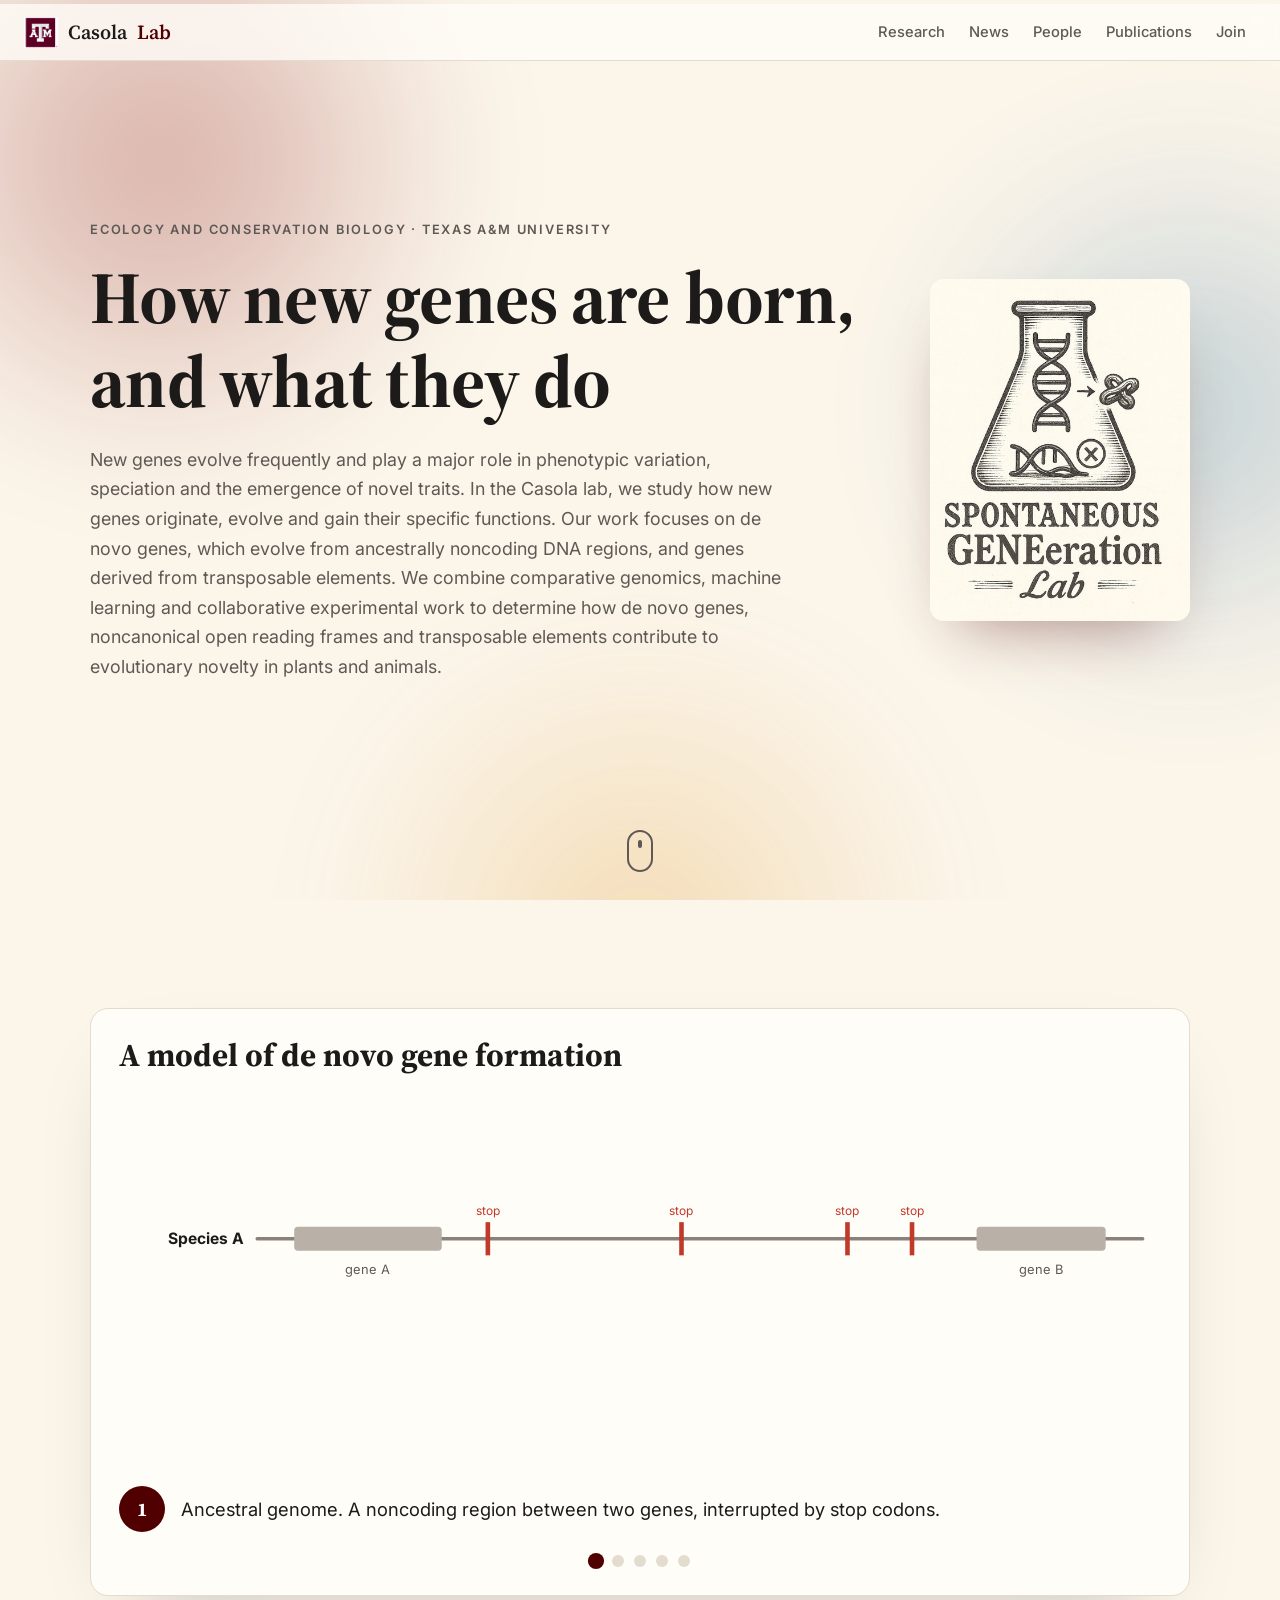
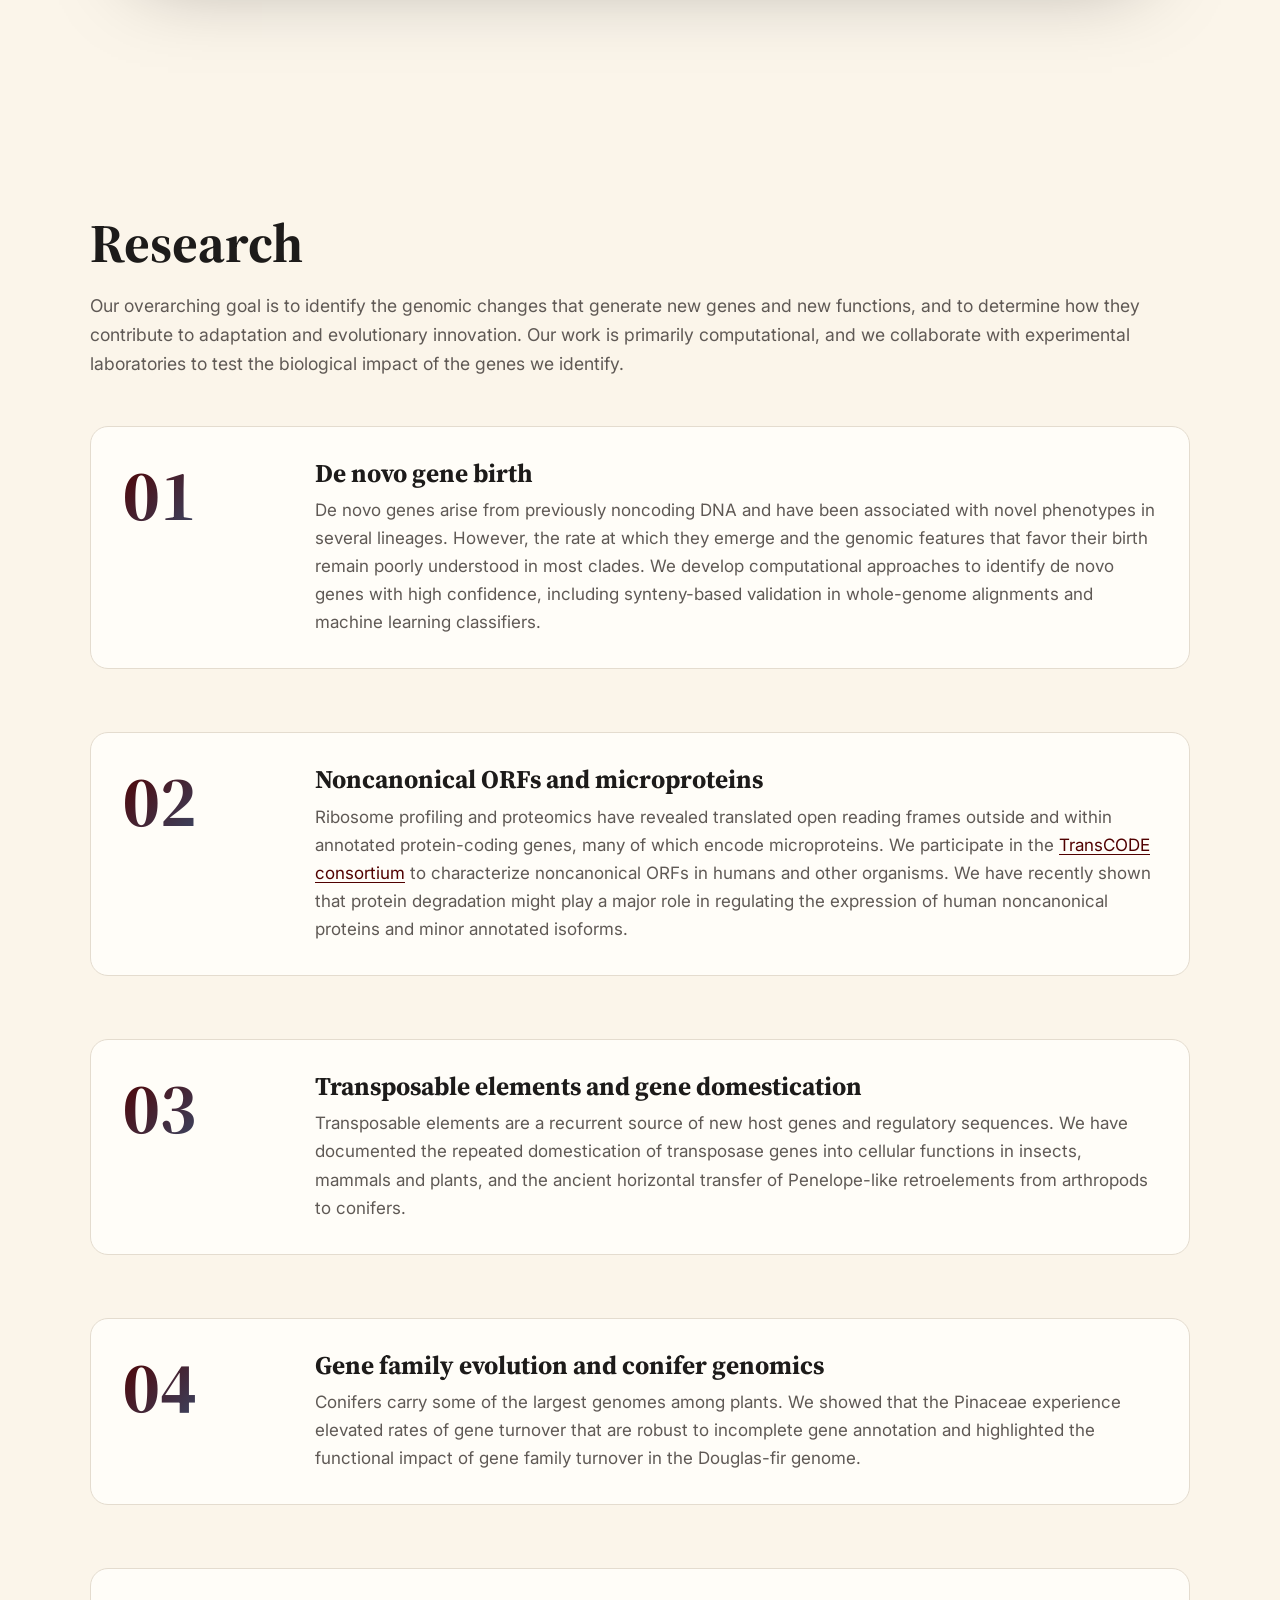
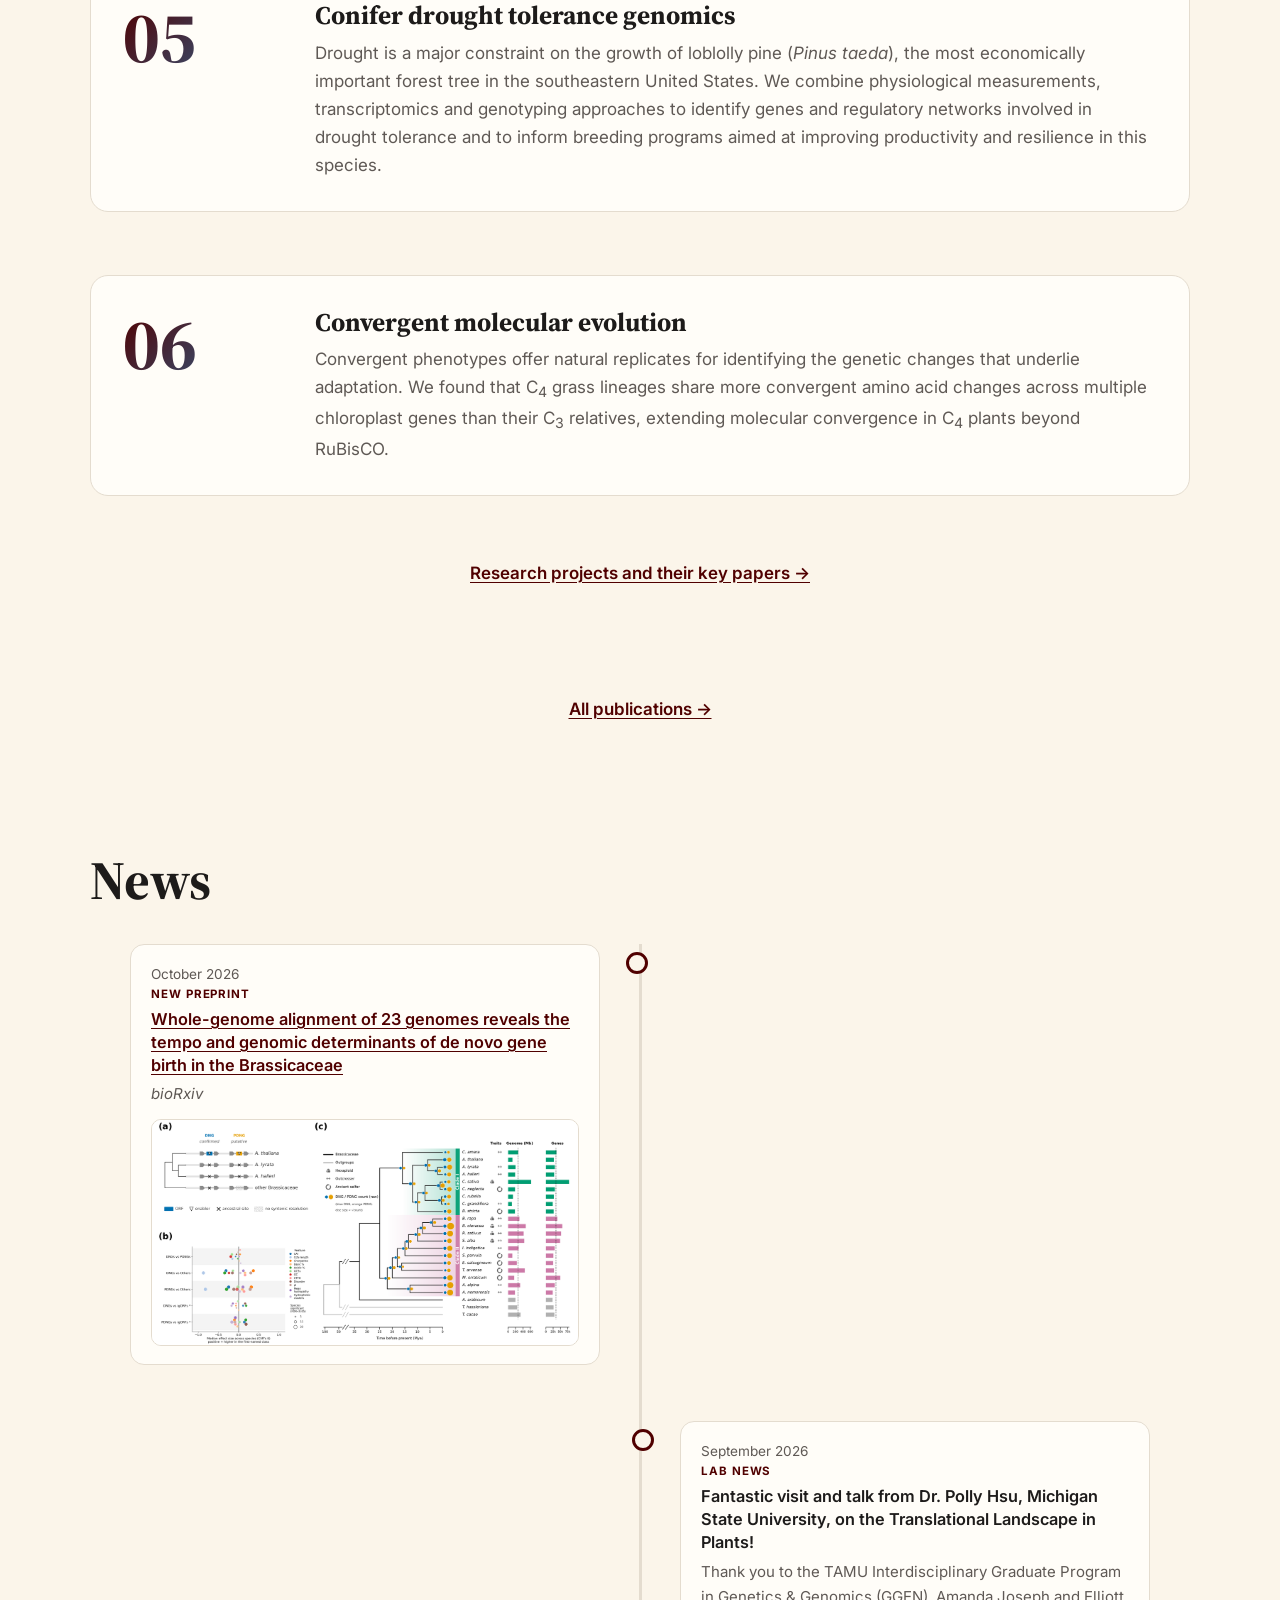
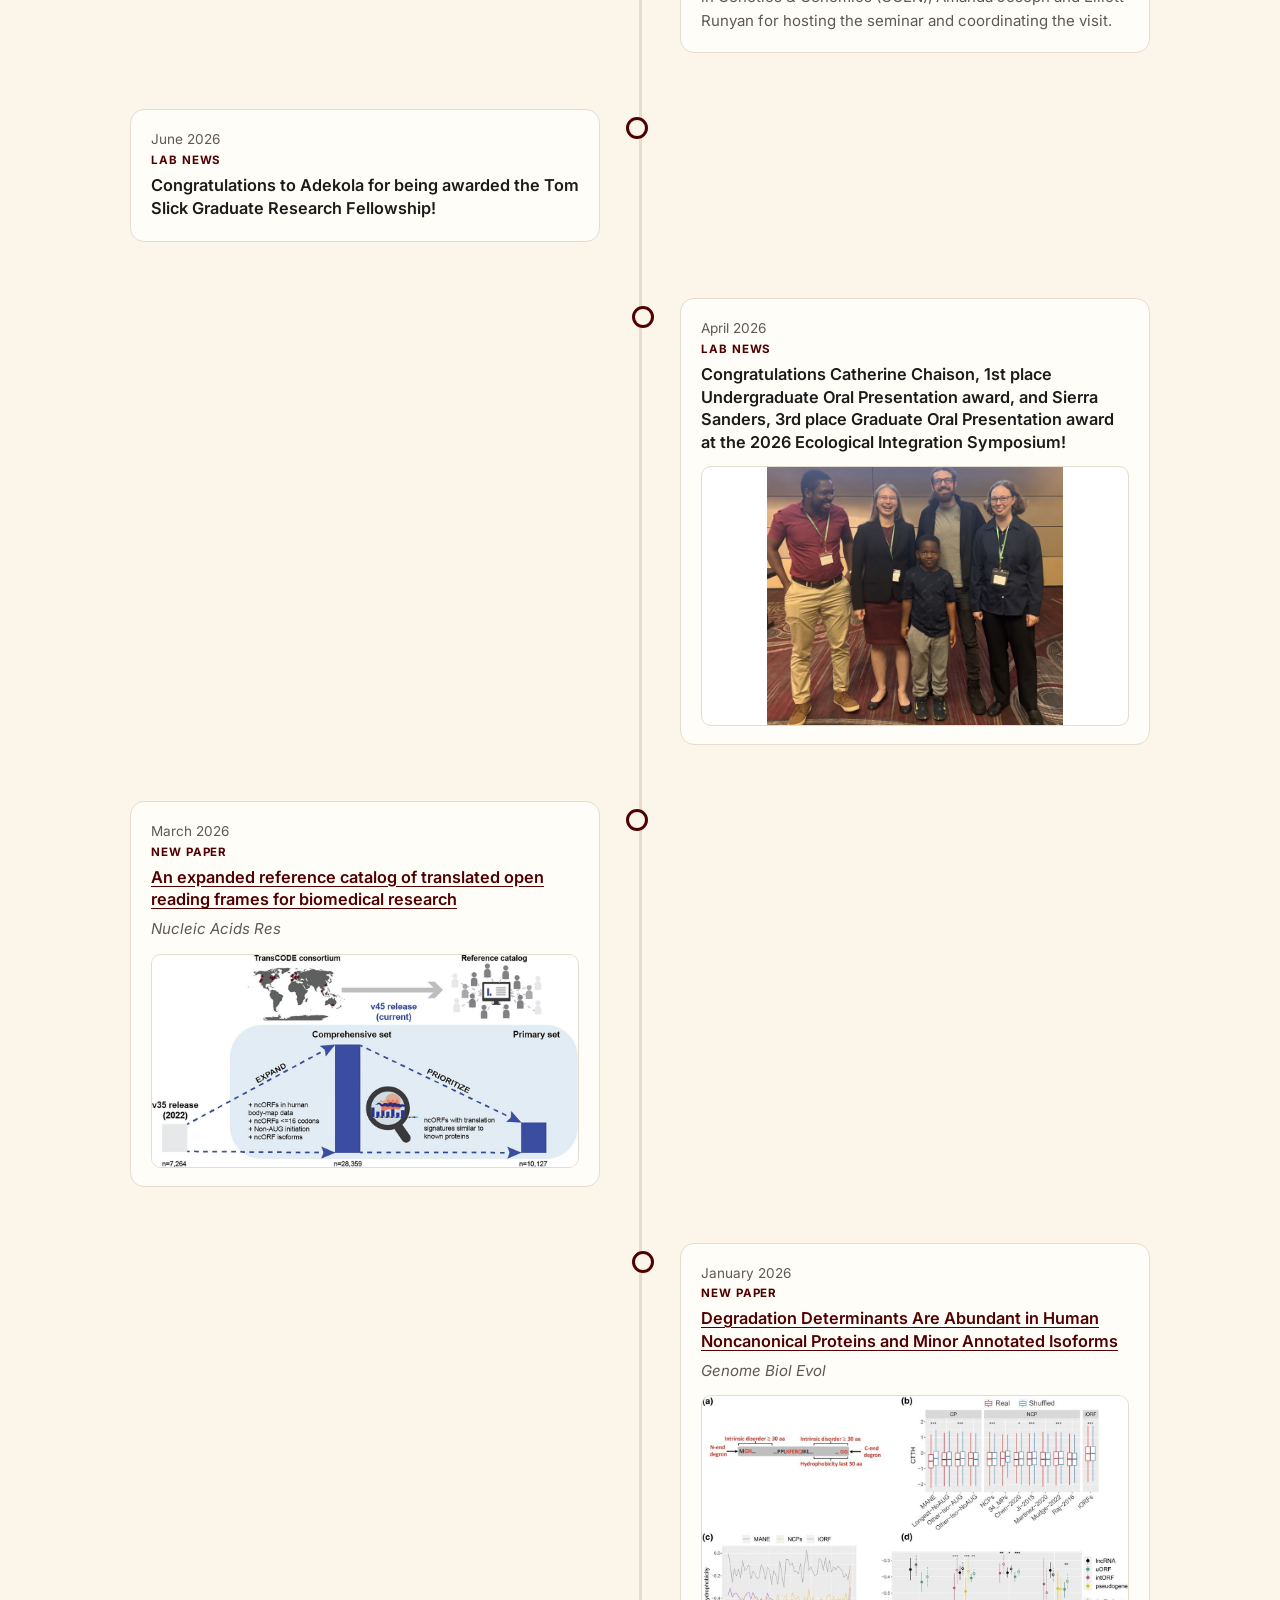
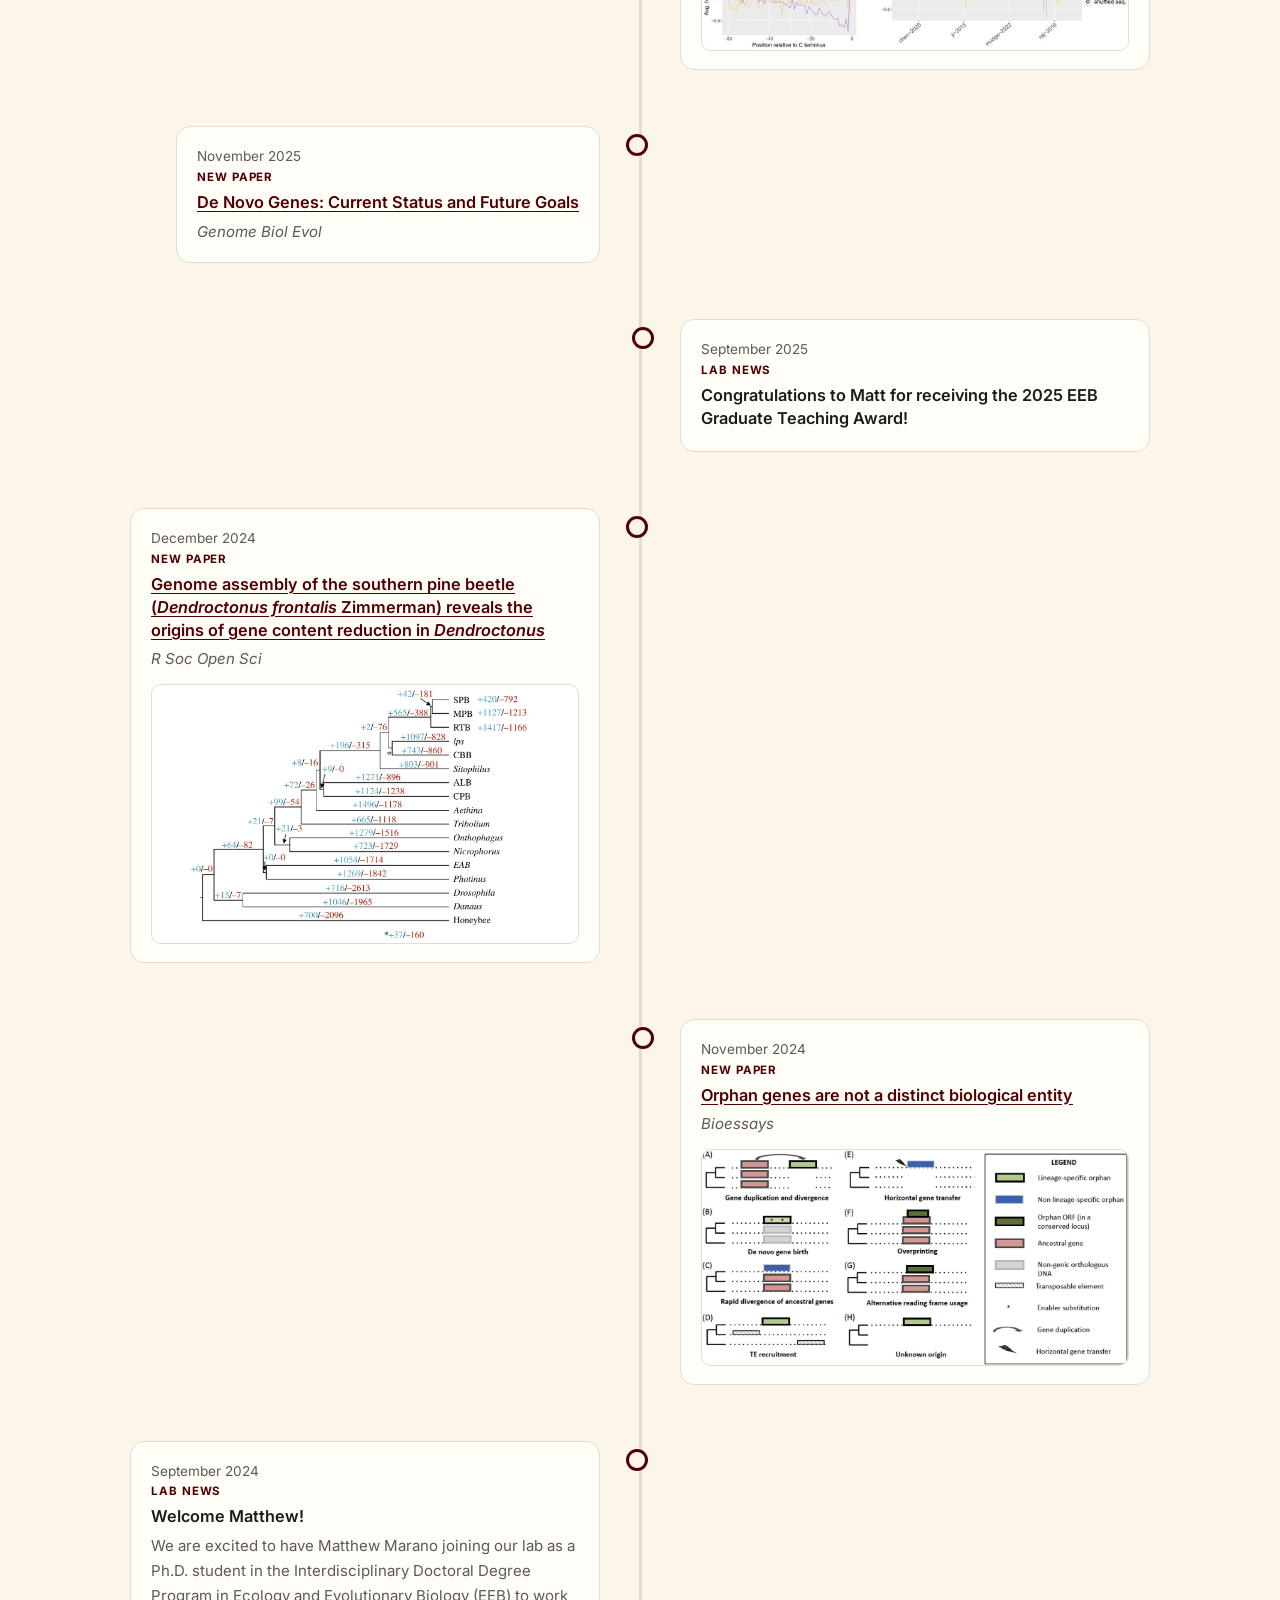
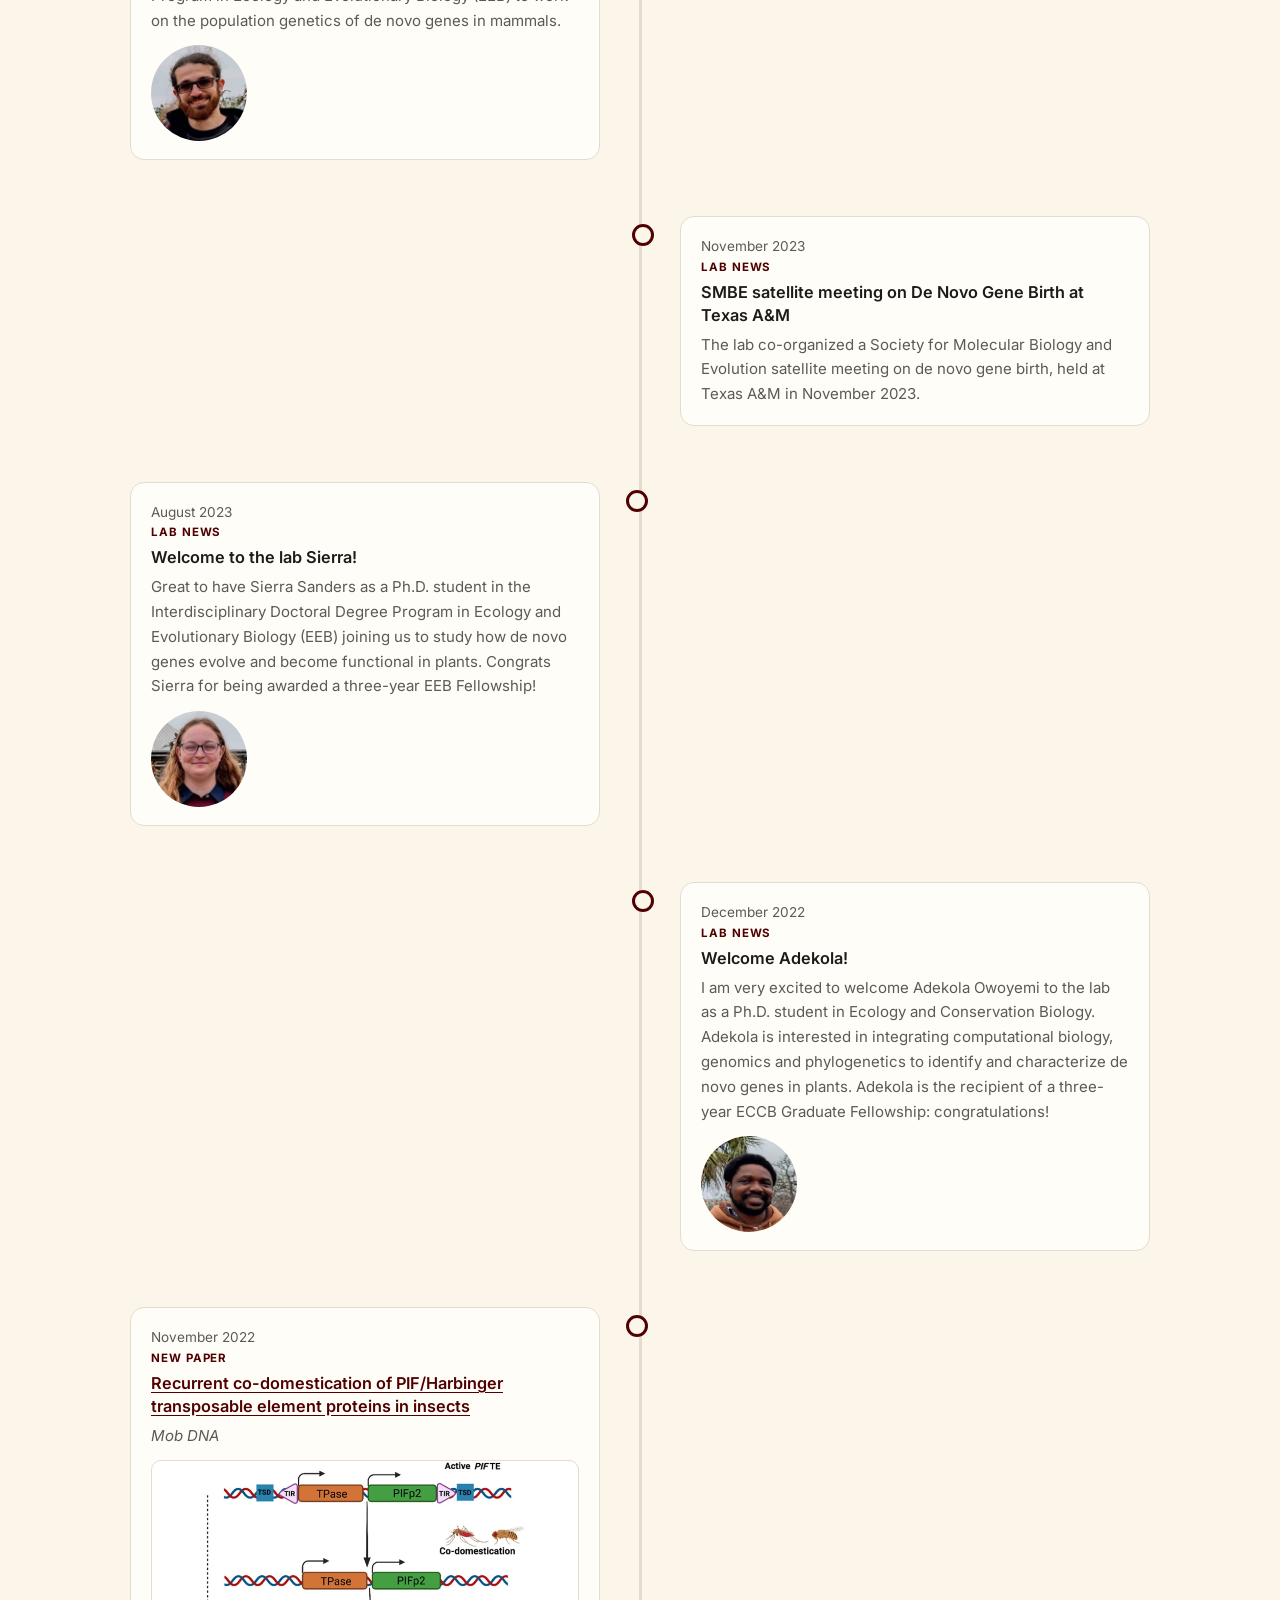
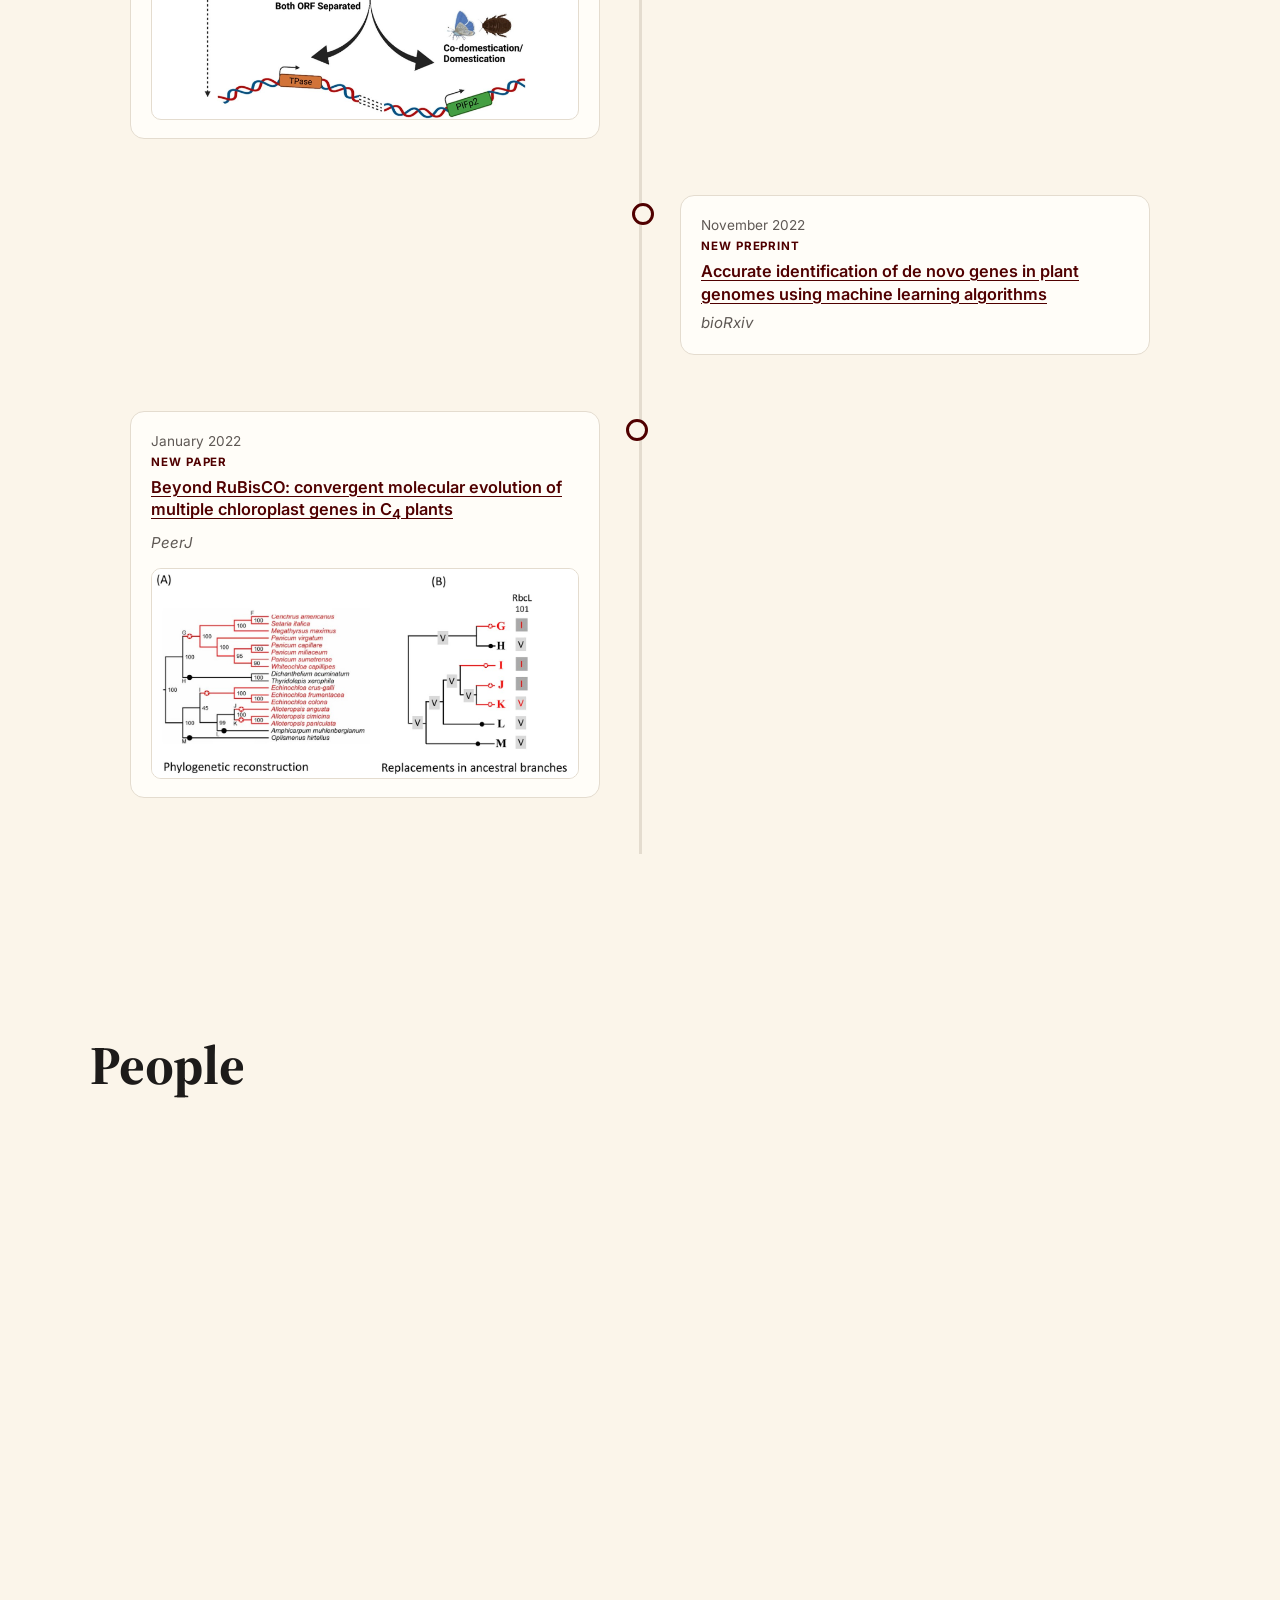
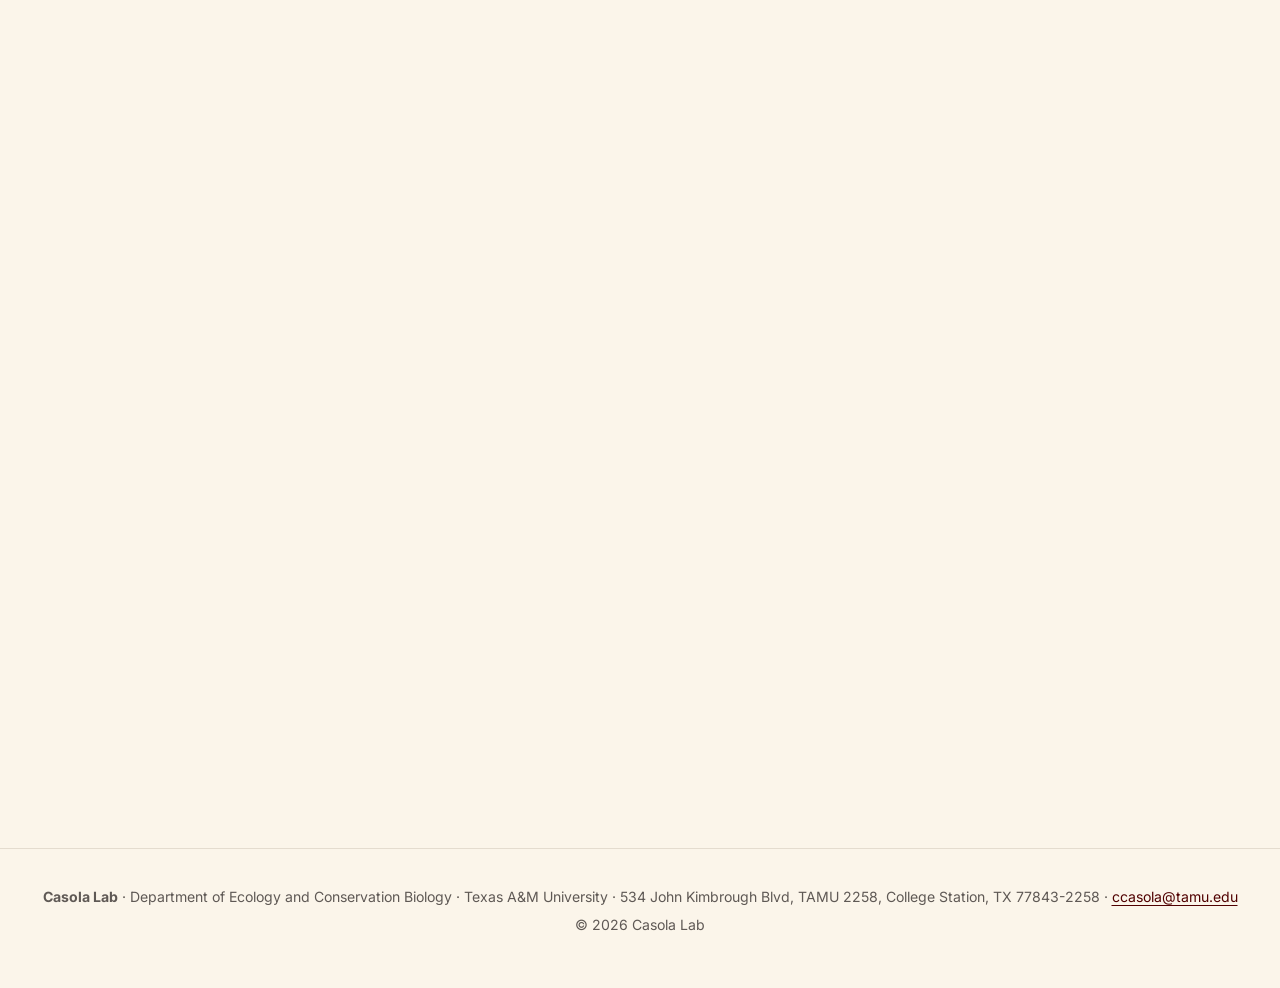
<file: index.html>
<!doctype html>
<html lang="en">
<head>
<meta charset="utf-8">
<meta name="viewport" content="width=device-width, initial-scale=1">
<title>Casola Lab</title>
<meta name="description" content="The Casola Lab at Texas A&amp;M University studies how new genes originate, evolve and gain their functions.">
<link rel="preconnect" href="https://fonts.googleapis.com">
<link rel="preconnect" href="https://fonts.gstatic.com" crossorigin>
<link href="https://fonts.googleapis.com/css2?family=Inter:wght@400;500;600;700&family=Source+Serif+4:opsz,wght@8..60,600;8..60,700&display=swap" rel="stylesheet">
<link rel="stylesheet" href="assets/scroll.css">
</head>
<body>
<div class="progress" aria-hidden="true"><span></span></div>

<header class="bar">
  <a class="brand" href="#top"><img class="brand-logo" src="assets/img/logos/tamu.png" alt="Texas A&amp;M University" width="34" height="34">Casola <span>Lab</span></a>
  <nav>
    <a href="#research">Research</a>
    <a href="#news">News</a>
    <a href="#people">People</a>
    <a href="publications.html">Publications</a>
    <a href="#join">Join</a>
  </nav>
</header>

<section class="hero" id="top">
  <div class="blob b1" data-drift="0.18"></div>
  <div class="blob b2" data-drift="-0.12"></div>
  <div class="blob b3" data-drift="0.08"></div>
  <div class="hero-inner">
    <div class="hero-text" data-fade>
      <p class="eyebrow reveal">Ecology and Conservation Biology · Texas A&amp;M University</p>
      <h1 class="split">How new genes are born, and what they do</h1>
      <p class="lede reveal" style="--d: .9s">New genes evolve frequently and play a major role in phenotypic variation, speciation and the emergence of novel traits. In the Casola lab, we study how new genes originate, evolve and gain their specific functions. Our work focuses on de novo genes, which evolve from ancestrally noncoding DNA regions, and genes derived from transposable elements. We combine comparative genomics, machine learning and collaborative experimental work to determine how de novo genes, noncanonical open reading frames and transposable elements contribute to evolutionary novelty in plants and animals.</p>
    </div>
    <img class="hero-logo reveal" style="--d: .5s" data-parallax="-0.15" src="assets/img/lab_logo.jpg" width="456" height="600" alt="Spontaneous GENEeration Lab logo">
  </div>
  <a class="cue" href="#model" aria-label="Scroll down"><span></span></a>
</section>

<section class="model" id="model">
  <div class="model-card reveal">
    <h2>A model of de novo gene formation</h2>
    <svg id="gene-svg" viewBox="-130 0 1130 420" role="img" aria-label="Animated diagram of de novo gene formation"></svg>
    <div class="caption" aria-live="polite">
      <span class="num" id="step-num">1</span>
      <p id="step-text"></p>
    </div>
    <div class="dots" role="tablist" aria-label="Steps"></div>
  </div>
</section>

<section class="research" id="research">
  <h2 class="section-title reveal">Research</h2>
  <p class="section-lede reveal">Our overarching goal is to identify the genomic changes that generate new genes and new functions, and to determine how they contribute to adaptation and evolutionary innovation. Our work is primarily computational, and we collaborate with experimental laboratories to test the biological impact of the genes we identify.</p>

  <article class="area reveal-side">
    <span class="area-num">01</span>
    <div><h3>De novo gene birth</h3>
    <p>De novo genes arise from previously noncoding DNA and have been associated with novel phenotypes in several lineages. However, the rate at which they emerge and the genomic features that favor their birth remain poorly understood in most clades. We develop computational approaches to identify de novo genes with high confidence, including synteny-based validation in whole-genome alignments and machine learning classifiers.</p></div>
  </article>
  <article class="area reveal-side">
    <span class="area-num">02</span>
    <div><h3>Noncanonical ORFs and microproteins</h3>
    <p>Ribosome profiling and proteomics have revealed translated open reading frames outside and within annotated protein-coding genes, many of which encode microproteins. We participate in the <a href="https://transcodeconsortium.org/">TransCODE consortium</a> to characterize noncanonical ORFs in humans and other organisms. We have recently shown that protein degradation might play a major role in regulating the expression of human noncanonical proteins and minor annotated isoforms.</p></div>
  </article>
  <article class="area reveal-side">
    <span class="area-num">03</span>
    <div><h3>Transposable elements and gene domestication</h3>
    <p>Transposable elements are a recurrent source of new host genes and regulatory sequences. We have documented the repeated domestication of transposase genes into cellular functions in insects, mammals and plants, and the ancient horizontal transfer of Penelope-like retroelements from arthropods to conifers.</p></div>
  </article>
  <article class="area reveal-side">
    <span class="area-num">04</span>
    <div><h3>Gene family evolution and conifer genomics</h3>
    <p>Conifers carry some of the largest genomes among plants. We showed that the Pinaceae experience elevated rates of gene turnover that are robust to incomplete gene annotation and highlighted the functional impact of gene family turnover in the Douglas-fir genome.</p></div>
  </article>
  <article class="area reveal-side">
    <span class="area-num">05</span>
    <div><h3>Conifer drought tolerance genomics</h3>
    <p>Drought is a major constraint on the growth of loblolly pine (<i>Pinus taeda</i>), the most economically important forest tree in the southeastern United States. We combine physiological measurements, transcriptomics and genotyping approaches to identify genes and regulatory networks involved in drought tolerance and to inform breeding programs aimed at improving productivity and resilience in this species.</p></div>
  </article>
  <article class="area reveal-side">
    <span class="area-num">06</span>
    <div><h3>Convergent molecular evolution</h3>
    <p>Convergent phenotypes offer natural replicates for identifying the genetic changes that underlie adaptation. We found that C<sub>4</sub> grass lineages share more convergent amino acid changes across multiple chloroplast genes than their C<sub>3</sub> relatives, extending molecular convergence in C<sub>4</sub> plants beyond RuBisCO.</p></div>
  </article>
  <p class="pubs-link reveal"><a href="research.html">Research projects and their key papers →</a></p>
</section>

<p class="pubs-link reveal"><a href="publications.html">All publications →</a></p>

<section class="news" id="news">
  <h2 class="section-title reveal">News</h2>
  <div class="timeline">
    <div class="spine" aria-hidden="true"><span></span></div>
    <ol id="timeline"></ol>
  </div>
</section>

<section class="people" id="people">
  <h2 class="section-title reveal">People</h2>
  <div class="faces" id="faces"></div>
  <p class="more reveal"><a href="people.html">Alumni and full profiles →</a></p>
</section>

<section class="join" id="join">
  <div class="join-card reveal">
    <h2>Join us</h2>
    <p><strong>We are recruiting for a Ph.D. position!</strong> We welcome inquiries from people who want to study genome evolution with computational approaches. Please email Dr. Casola at <a href="mailto:ccasola@tamu.edu">ccasola@tamu.edu</a> with your CV and a short description of your research interests.</p>
    <p><a href="join.html">Opportunities for graduate students, postdocs and undergraduates →</a></p>
  </div>
  <a class="affil reveal" href="https://eccb.tamu.edu/"><img src="assets/img/logos/eccb.png" alt="Texas A&amp;M University, Department of Ecology &amp; Conservation Biology"></a>
</section>

<footer class="foot">
  <p><strong>Casola Lab</strong> · Department of Ecology and Conservation Biology · Texas A&amp;M University · 534 John Kimbrough Blvd, TAMU 2258, College Station, TX 77843-2258 · <a href="mailto:ccasola@tamu.edu">ccasola@tamu.edu</a></p>
  <p>&copy; <span data-year></span> Casola Lab</p>
</footer>

<script src="data/publications.js"></script>
<script src="data/news.js"></script>
<script src="assets/site.js"></script>
<script src="assets/scroll.js"></script>
</body>
</html>
</file>
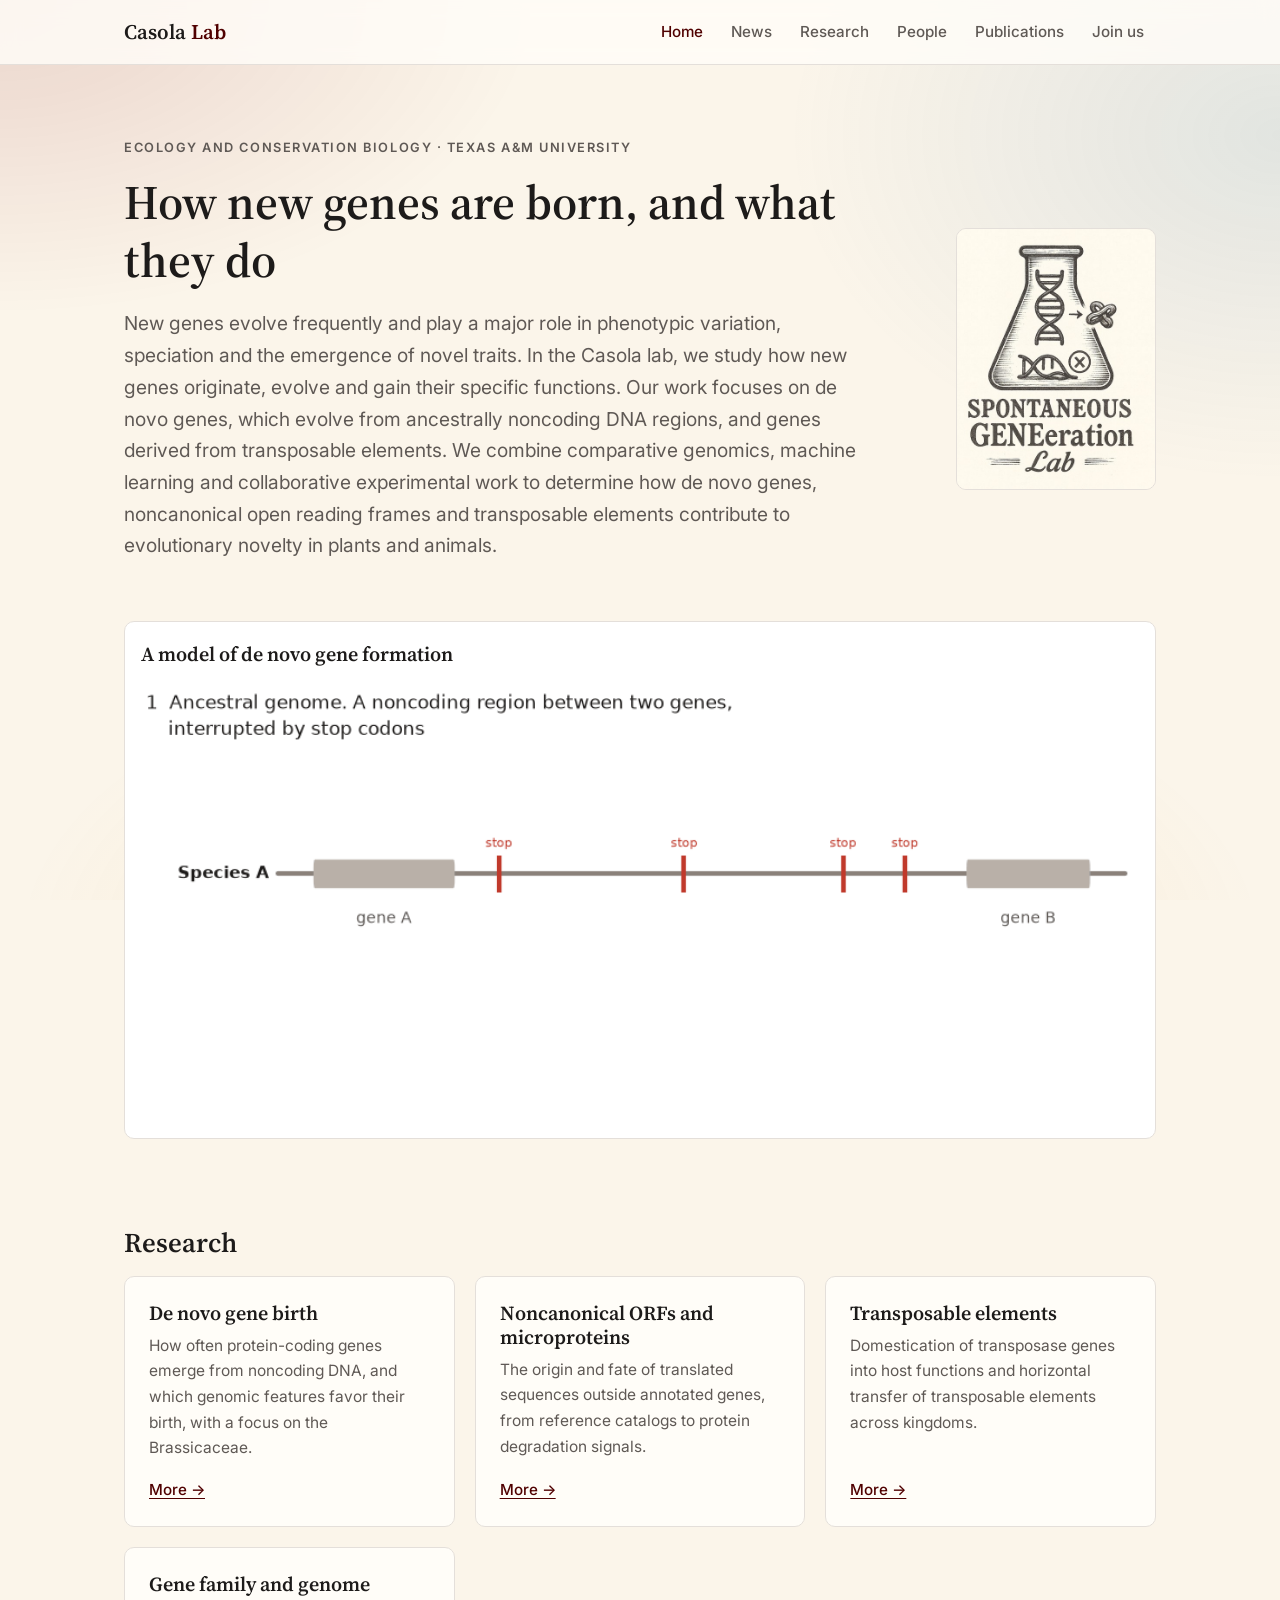
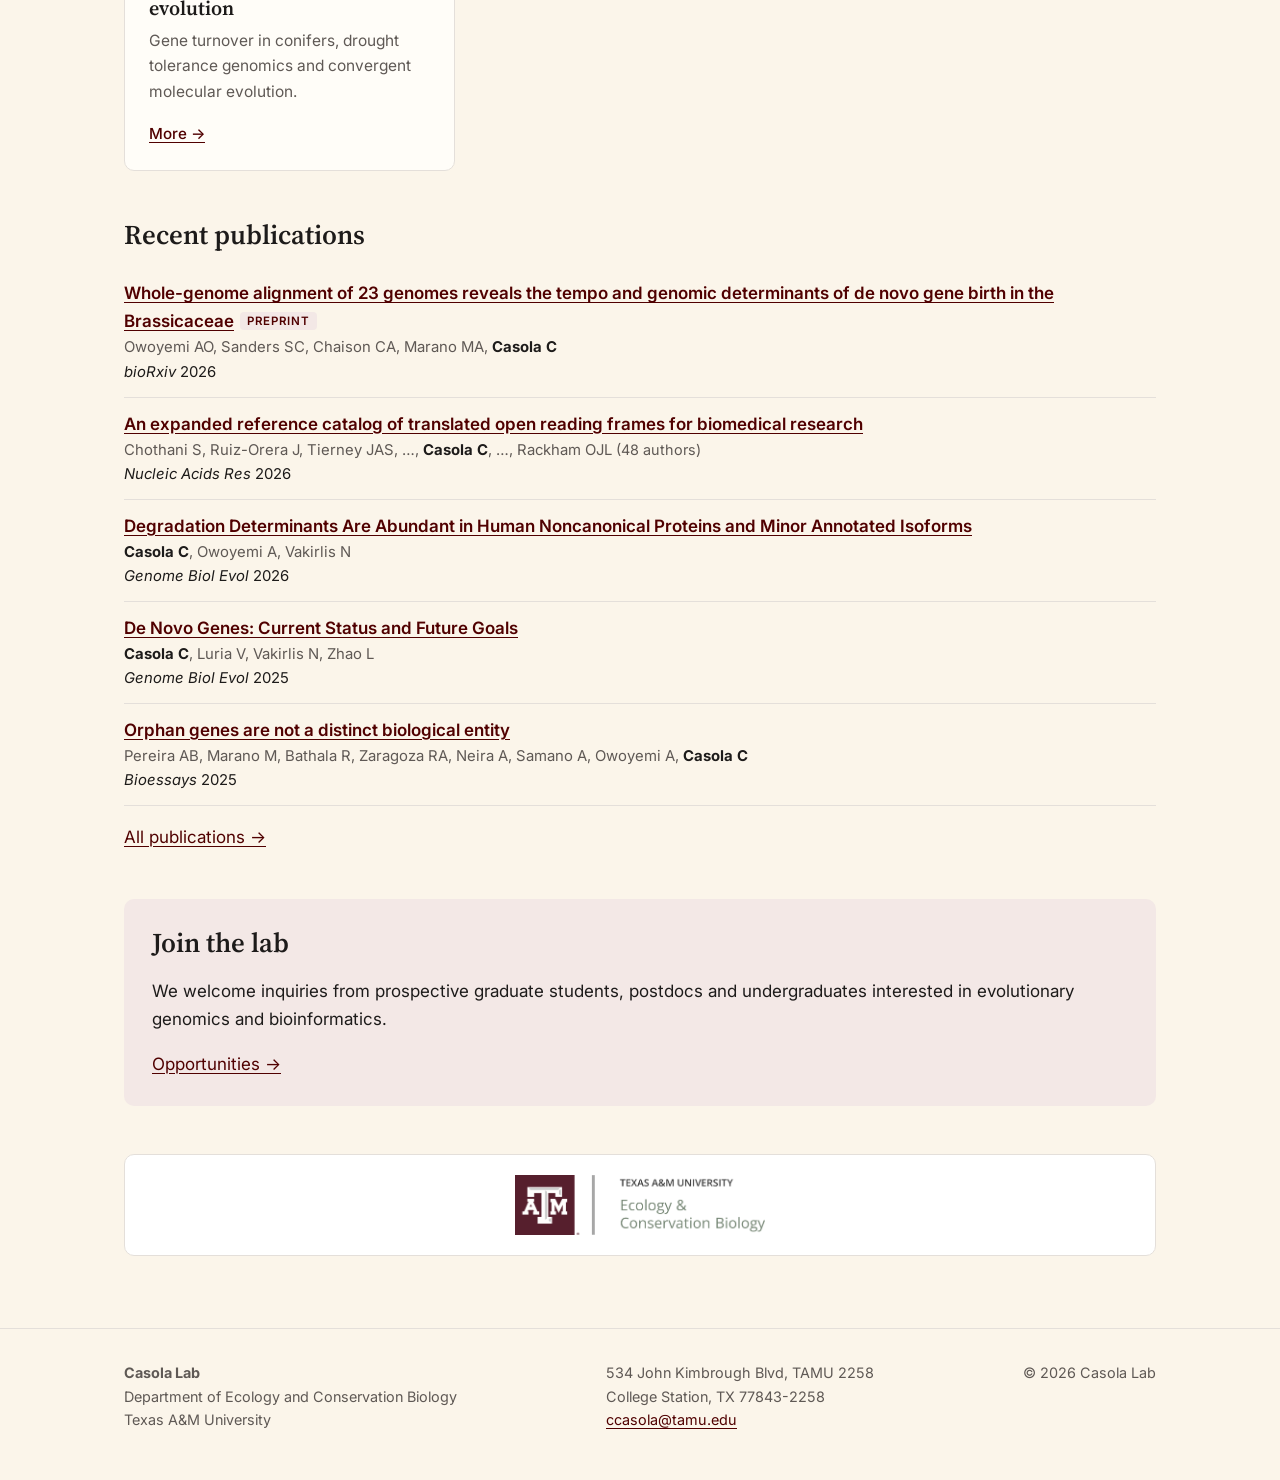
<file: classic.html>
<!doctype html>
<html lang="en">
<head>
<meta charset="utf-8">
<meta name="viewport" content="width=device-width, initial-scale=1">
<title>Casola Lab</title>
<meta name="description" content="The Casola Lab at Texas A&amp;M University studies the origin and evolution of new genes, noncanonical ORFs and transposable elements.">
<link rel="preconnect" href="https://fonts.googleapis.com">
<link rel="preconnect" href="https://fonts.gstatic.com" crossorigin>
<link href="https://fonts.googleapis.com/css2?family=Inter:wght@400;500;600&family=Source+Serif+4:opsz,wght@8..60,600&display=swap" rel="stylesheet">
<link rel="stylesheet" href="assets/style.css">
</head>
<body>
<header class="site-header">
  <div class="wrap">
    <a class="brand" href="index.html">Casola <span>Lab</span></a>
    <button class="nav-toggle" aria-expanded="false" aria-controls="nav">Menu</button>
    <ul class="nav" id="nav">
      <li><a href="index.html" aria-current="page">Home</a></li>
      <li><a href="news.html">News</a></li>
      <li><a href="research.html">Research</a></li>
      <li><a href="people.html">People</a></li>
      <li><a href="publications.html">Publications</a></li>
      <li><a href="join.html">Join us</a></li>
    </ul>
  </div>
</header>
<main>
  <section class="hero">
    <div class="wrap">
      <div class="hero-top">
        <div>
          <p class="eyebrow">Ecology and Conservation Biology · Texas A&amp;M University</p>
          <h1>How new genes are born, and what they do</h1>
          <p class="lede">New genes evolve frequently and play a major role in phenotypic variation, speciation and the emergence of novel traits. In the Casola lab, we study how new genes originate, evolve and gain their specific functions. Our work focuses on de novo genes, which evolve from ancestrally noncoding DNA regions, and genes derived from transposable elements. We combine comparative genomics, machine learning and collaborative experimental work to determine how de novo genes, noncanonical open reading frames and transposable elements contribute to evolutionary novelty in plants and animals.</p>
        </div>
        <img class="hero-logo" src="assets/img/lab_logo.jpg" width="456" height="600" alt="Spontaneous GENEeration Lab logo">
      </div>
      <figure class="hero-fig">
        <figcaption>A model of de novo gene formation</figcaption>
        <img src="assets/img/de_novo_gene_birth.gif" width="900" height="400"
             alt="Animation of de novo gene birth. A noncoding region between two genes is transcribed after an enabler mutation, gains a start codon and loses a stop codon to open a reading frame, and is translated into a novel protein, while the orthologous region in a sister species stays noncoding.">
      </figure>
    </div>
  </section>

  <section class="wrap">
    <h2>Research</h2>
    <div class="grid">
      <article class="card">
        <h3>De novo gene birth</h3>
        <p>How often protein-coding genes emerge from noncoding DNA, and which genomic features favor their birth, with a focus on the Brassicaceae.</p>
        <a class="more" href="research.html#de-novo">More →</a>
      </article>
      <article class="card">
        <h3>Noncanonical ORFs and microproteins</h3>
        <p>The origin and fate of translated sequences outside annotated genes, from reference catalogs to protein degradation signals.</p>
        <a class="more" href="research.html#orfs">More →</a>
      </article>
      <article class="card">
        <h3>Transposable elements</h3>
        <p>Domestication of transposase genes into host functions and horizontal transfer of transposable elements across kingdoms.</p>
        <a class="more" href="research.html#tes">More →</a>
      </article>
      <article class="card">
        <h3>Gene family and genome evolution</h3>
        <p>Gene turnover in conifers, drought tolerance genomics and convergent molecular evolution.</p>
        <a class="more" href="research.html#genomes">More →</a>
      </article>
    </div>

    <h2>Recent publications</h2>
    <ul class="pubs" id="recent-pubs" data-count="5"></ul>
    <p><a href="publications.html">All publications →</a></p>

    <div class="callout">
      <h2>Join the lab</h2>
      <p>We welcome inquiries from prospective graduate students, postdocs and undergraduates interested in evolutionary genomics and bioinformatics.</p>
      <a href="join.html">Opportunities →</a>
    </div>
    <div class="affil" aria-label="Affiliations">
      <a href="https://eccb.tamu.edu/"><img src="assets/img/logos/eccb.png" alt="Texas A&amp;M University, Department of Ecology &amp; Conservation Biology" height="60"></a>
    </div>
  </section>
</main>
<footer class="site-footer">
  <div class="wrap">
    <p><strong>Casola Lab</strong><br>Department of Ecology and Conservation Biology<br>Texas A&amp;M University</p>
    <p>534 John Kimbrough Blvd, TAMU 2258<br>College Station, TX 77843-2258<br><a href="mailto:ccasola@tamu.edu">ccasola@tamu.edu</a></p>
    <p>&copy; <span data-year></span> Casola Lab</p>
  </div>
</footer>
<script src="data/publications.js"></script>
<script src="assets/site.js"></script>
</body>
</html>
</file>
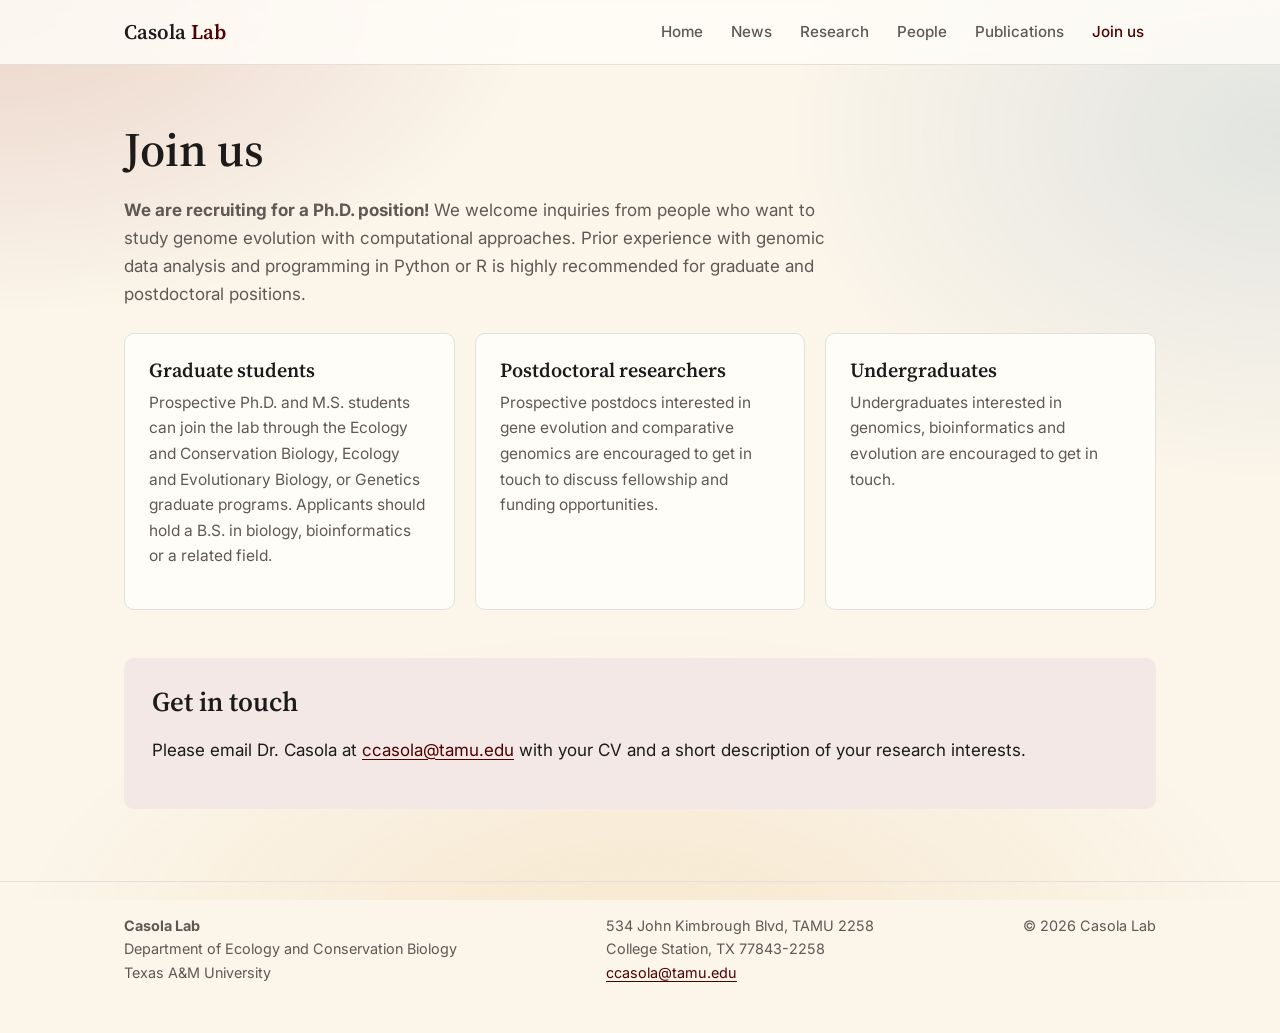
<file: join.html>
<!doctype html>
<html lang="en">
<head>
<meta charset="utf-8">
<meta name="viewport" content="width=device-width, initial-scale=1">
<title>Join Us · Casola Lab</title>
<meta name="description" content="Opportunities for graduate students, postdocs and undergraduates in the Casola Lab.">
<link rel="preconnect" href="https://fonts.googleapis.com">
<link rel="preconnect" href="https://fonts.gstatic.com" crossorigin>
<link href="https://fonts.googleapis.com/css2?family=Inter:wght@400;500;600&family=Source+Serif+4:opsz,wght@8..60,600&display=swap" rel="stylesheet">
<link rel="stylesheet" href="assets/style.css">
</head>
<body>
<header class="site-header">
  <div class="wrap">
    <a class="brand" href="index.html">Casola <span>Lab</span></a>
    <button class="nav-toggle" aria-expanded="false" aria-controls="nav">Menu</button>
    <ul class="nav" id="nav">
      <li><a href="index.html">Home</a></li>
      <li><a href="news.html">News</a></li>
      <li><a href="research.html">Research</a></li>
      <li><a href="people.html">People</a></li>
      <li><a href="publications.html">Publications</a></li>
      <li><a href="join.html" aria-current="page">Join us</a></li>
    </ul>
  </div>
</header>
<main class="wrap">
  <header class="page-head">
    <h1>Join us</h1>
    <p><strong>We are recruiting for a Ph.D. position!</strong> We welcome inquiries from people who want to study genome evolution with computational approaches. Prior experience with genomic data analysis and programming in Python or R is highly recommended for graduate and postdoctoral positions.</p>
  </header>

  <div class="grid">
    <article class="card">
      <h3>Graduate students</h3>
      <p>Prospective Ph.D. and M.S. students can join the lab through the Ecology and Conservation Biology, Ecology and Evolutionary Biology, or Genetics graduate programs. Applicants should hold a B.S. in biology, bioinformatics or a related field.</p>
    </article>
    <article class="card">
      <h3>Postdoctoral researchers</h3>
      <p>Prospective postdocs interested in gene evolution and comparative genomics are encouraged to get in touch to discuss fellowship and funding opportunities.</p>
    </article>
    <article class="card">
      <h3>Undergraduates</h3>
      <p>Undergraduates interested in genomics, bioinformatics and evolution are encouraged to get in touch.</p>
    </article>
  </div>

  <div class="callout">
    <h2>Get in touch</h2>
    <p>Please email Dr. Casola at <a href="mailto:ccasola@tamu.edu">ccasola@tamu.edu</a> with your CV and a short description of your research interests.</p>
  </div>
</main>
<footer class="site-footer">
  <div class="wrap">
    <p><strong>Casola Lab</strong><br>Department of Ecology and Conservation Biology<br>Texas A&amp;M University</p>
    <p>534 John Kimbrough Blvd, TAMU 2258<br>College Station, TX 77843-2258<br><a href="mailto:ccasola@tamu.edu">ccasola@tamu.edu</a></p>
    <p>&copy; <span data-year></span> Casola Lab</p>
  </div>
</footer>
<script src="data/publications.js"></script>
<script src="assets/site.js"></script>
</body>
</html>
</file>
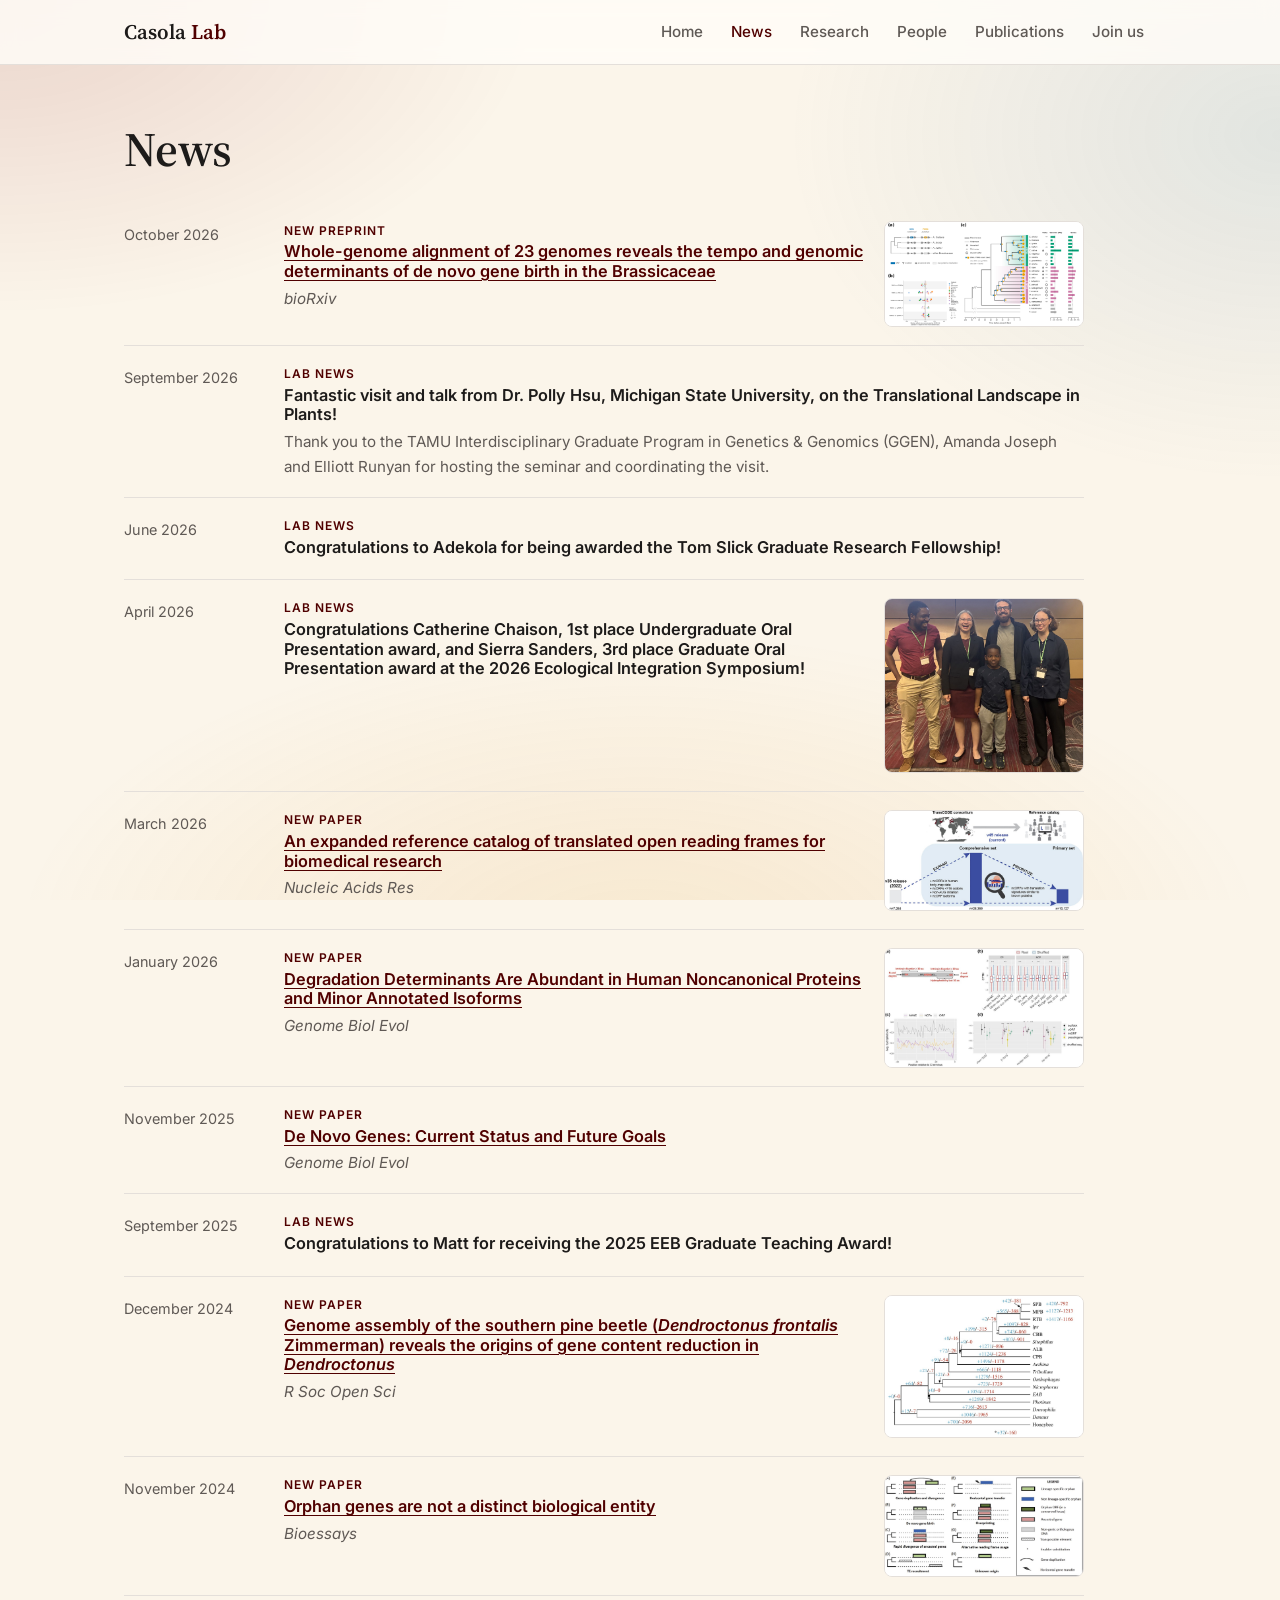
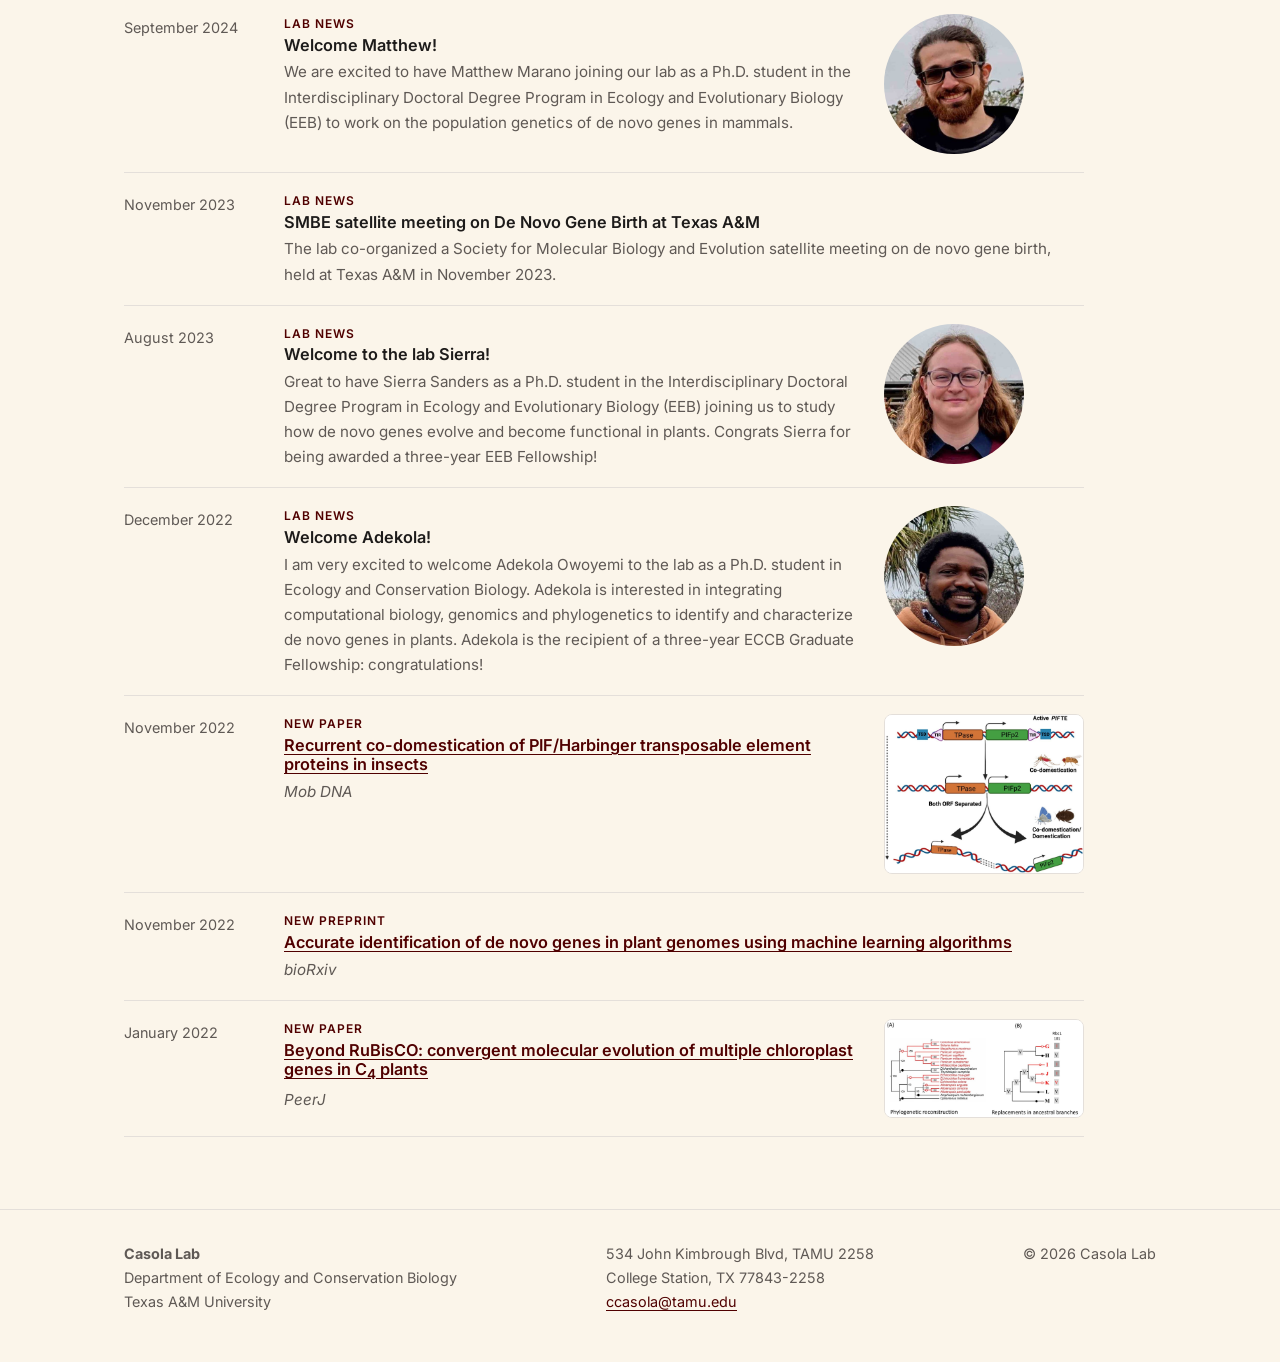
<file: news.html>
<!doctype html>
<html lang="en">
<head>
<meta charset="utf-8">
<meta name="viewport" content="width=device-width, initial-scale=1">
<title>News · Casola Lab</title>
<meta name="description" content="News from the Casola Lab at Texas A&amp;M University.">
<link rel="preconnect" href="https://fonts.googleapis.com">
<link rel="preconnect" href="https://fonts.gstatic.com" crossorigin>
<link href="https://fonts.googleapis.com/css2?family=Inter:wght@400;500;600&family=Source+Serif+4:opsz,wght@8..60,600&display=swap" rel="stylesheet">
<link rel="stylesheet" href="assets/style.css">
</head>
<body>
<header class="site-header">
  <div class="wrap">
    <a class="brand" href="index.html">Casola <span>Lab</span></a>
    <button class="nav-toggle" aria-expanded="false" aria-controls="nav">Menu</button>
    <ul class="nav" id="nav">
      <li><a href="index.html">Home</a></li>
      <li><a href="news.html" aria-current="page">News</a></li>
      <li><a href="research.html">Research</a></li>
      <li><a href="people.html">People</a></li>
      <li><a href="publications.html">Publications</a></li>
      <li><a href="join.html">Join us</a></li>
    </ul>
  </div>
</header>
<main class="wrap">
  <header class="page-head">
    <h1>News</h1>
  </header>
  <ol class="news" id="news-list"></ol>
</main>
<footer class="site-footer">
  <div class="wrap">
    <p><strong>Casola Lab</strong><br>Department of Ecology and Conservation Biology<br>Texas A&amp;M University</p>
    <p>534 John Kimbrough Blvd, TAMU 2258<br>College Station, TX 77843-2258<br><a href="mailto:ccasola@tamu.edu">ccasola@tamu.edu</a></p>
    <p>&copy; <span data-year></span> Casola Lab</p>
  </div>
</footer>
<script src="data/publications.js"></script>
<script src="data/news.js"></script>
<script src="assets/site.js"></script>
</body>
</html>
</file>
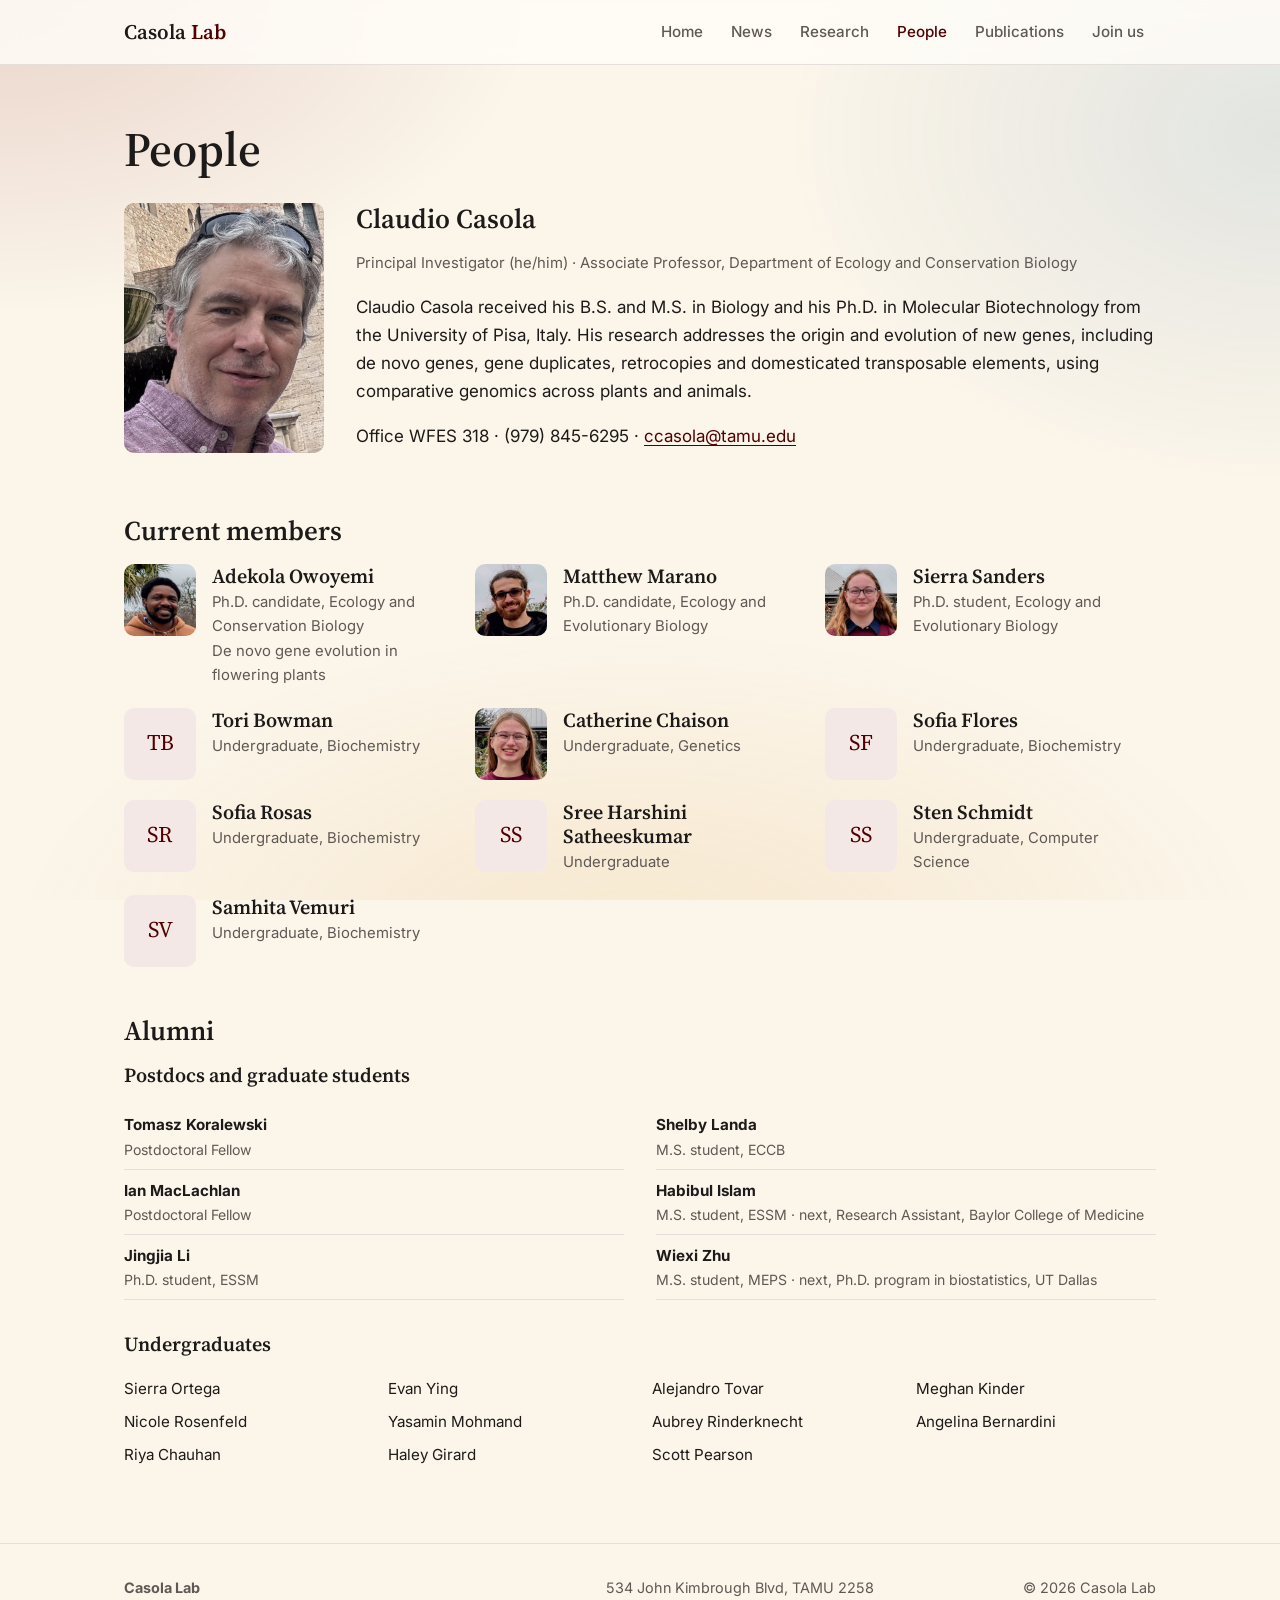
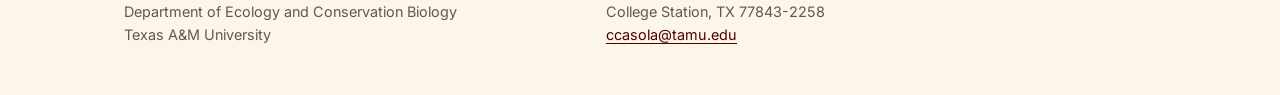
<file: people.html>
<!doctype html>
<html lang="en">
<head>
<meta charset="utf-8">
<meta name="viewport" content="width=device-width, initial-scale=1">
<title>People · Casola Lab</title>
<meta name="description" content="Members and alumni of the Casola Lab at Texas A&amp;M University.">
<link rel="preconnect" href="https://fonts.googleapis.com">
<link rel="preconnect" href="https://fonts.gstatic.com" crossorigin>
<link href="https://fonts.googleapis.com/css2?family=Inter:wght@400;500;600&family=Source+Serif+4:opsz,wght@8..60,600&display=swap" rel="stylesheet">
<link rel="stylesheet" href="assets/style.css">
</head>
<body>
<header class="site-header">
  <div class="wrap">
    <a class="brand" href="index.html">Casola <span>Lab</span></a>
    <button class="nav-toggle" aria-expanded="false" aria-controls="nav">Menu</button>
    <ul class="nav" id="nav">
      <li><a href="index.html">Home</a></li>
      <li><a href="news.html">News</a></li>
      <li><a href="research.html">Research</a></li>
      <li><a href="people.html" aria-current="page">People</a></li>
      <li><a href="publications.html">Publications</a></li>
      <li><a href="join.html">Join us</a></li>
    </ul>
  </div>
</header>
<main class="wrap">
  <header class="page-head">
    <h1>People</h1>
  </header>

  <section class="pi">
    <img class="avatar portrait" src="assets/img/people/casola.jpg" alt="Claudio Casola">
    <div>
      <h2 style="margin-top:0">Claudio Casola</h2>
      <p class="role">Principal Investigator (he/him) · Associate Professor, Department of Ecology and Conservation Biology</p>
      <p>Claudio Casola received his B.S. and M.S. in Biology and his Ph.D. in Molecular Biotechnology from the University of Pisa, Italy. His research addresses the origin and evolution of new genes, including de novo genes, gene duplicates, retrocopies and domesticated transposable elements, using comparative genomics across plants and animals.</p>
      <p>Office WFES 318 · (979) 845-6295 · <a href="mailto:ccasola@tamu.edu">ccasola@tamu.edu</a></p>
    </div>
  </section>

  <h2>Current members</h2>
  <div class="grid">
    <div class="person">
      <img class="avatar" src="assets/img/people/owoyemi.jpg" alt="Adekola Owoyemi">
      <div>
        <h3>Adekola Owoyemi</h3>
        <p class="role">Ph.D. candidate, Ecology and Conservation Biology</p>
        <p class="role">De novo gene evolution in flowering plants</p>
      </div>
    </div>
    <div class="person">
      <img class="avatar" src="assets/img/people/marano.jpg" alt="Matthew Marano">
      <div>
        <h3>Matthew Marano</h3>
        <p class="role">Ph.D. candidate, Ecology and Evolutionary Biology</p>
      </div>
    </div>
    <div class="person">
      <img class="avatar" src="assets/img/people/sanders.jpg" alt="Sierra Sanders">
      <div>
        <h3>Sierra Sanders</h3>
        <p class="role">Ph.D. student, Ecology and Evolutionary Biology</p>
      </div>
    </div>
    <div class="person">
      <div class="avatar" aria-hidden="true">TB</div>
      <div>
        <h3>Tori Bowman</h3>
        <p class="role">Undergraduate, Biochemistry</p>
      </div>
    </div>
    <div class="person">
      <img class="avatar" src="assets/img/people/chaison.jpg" alt="Catherine Chaison">
      <div>
        <h3>Catherine Chaison</h3>
        <p class="role">Undergraduate, Genetics</p>
      </div>
    </div>
    <div class="person">
      <div class="avatar" aria-hidden="true">SF</div>
      <div>
        <h3>Sofia Flores</h3>
        <p class="role">Undergraduate, Biochemistry</p>
      </div>
    </div>
    <div class="person">
      <div class="avatar" aria-hidden="true">SR</div>
      <div>
        <h3>Sofia Rosas</h3>
        <p class="role">Undergraduate, Biochemistry</p>
      </div>
    </div>
    <div class="person">
      <div class="avatar" aria-hidden="true">SS</div>
      <div>
        <h3>Sree Harshini Satheeskumar</h3>
        <p class="role">Undergraduate</p>
      </div>
    </div>
    <div class="person">
      <div class="avatar" aria-hidden="true">SS</div>
      <div>
        <h3>Sten Schmidt</h3>
        <p class="role">Undergraduate, Computer Science</p>
      </div>
    </div>
    <div class="person">
      <div class="avatar" aria-hidden="true">SV</div>
      <div>
        <h3>Samhita Vemuri</h3>
        <p class="role">Undergraduate, Biochemistry</p>
      </div>
    </div>
  </div>

  <h2>Alumni</h2>
  <h3>Postdocs and graduate students</h3>
  <ul class="alumni">
    <li><strong>Tomasz Koralewski</strong><p class="role">Postdoctoral Fellow</p></li>
    <li><strong>Ian MacLachlan</strong><p class="role">Postdoctoral Fellow</p></li>
    <li><strong>Jingjia Li</strong><p class="role">Ph.D. student, ESSM</p></li>
    <li><strong>Shelby Landa</strong><p class="role">M.S. student, ECCB</p></li>
    <li><strong>Habibul Islam</strong><p class="role">M.S. student, ESSM · next, Research Assistant, Baylor College of Medicine</p></li>
    <li><strong>Wiexi Zhu</strong><p class="role">M.S. student, MEPS · next, Ph.D. program in biostatistics, UT Dallas</p></li>
  </ul>
  <h3 class="sub">Undergraduates</h3>
  <ul class="alumni-names">
    <li>Sierra Ortega</li>
    <li>Nicole Rosenfeld</li>
    <li>Riya Chauhan</li>
    <li>Evan Ying</li>
    <li>Yasamin Mohmand</li>
    <li>Haley Girard</li>
    <li>Alejandro Tovar</li>
    <li>Aubrey Rinderknecht</li>
    <li>Scott Pearson</li>
    <li>Meghan Kinder</li>
    <li>Angelina Bernardini</li>
  </ul>
</main>
<footer class="site-footer">
  <div class="wrap">
    <p><strong>Casola Lab</strong><br>Department of Ecology and Conservation Biology<br>Texas A&amp;M University</p>
    <p>534 John Kimbrough Blvd, TAMU 2258<br>College Station, TX 77843-2258<br><a href="mailto:ccasola@tamu.edu">ccasola@tamu.edu</a></p>
    <p>&copy; <span data-year></span> Casola Lab</p>
  </div>
</footer>
<script src="data/publications.js"></script>
<script src="assets/site.js"></script>
</body>
</html>
</file>
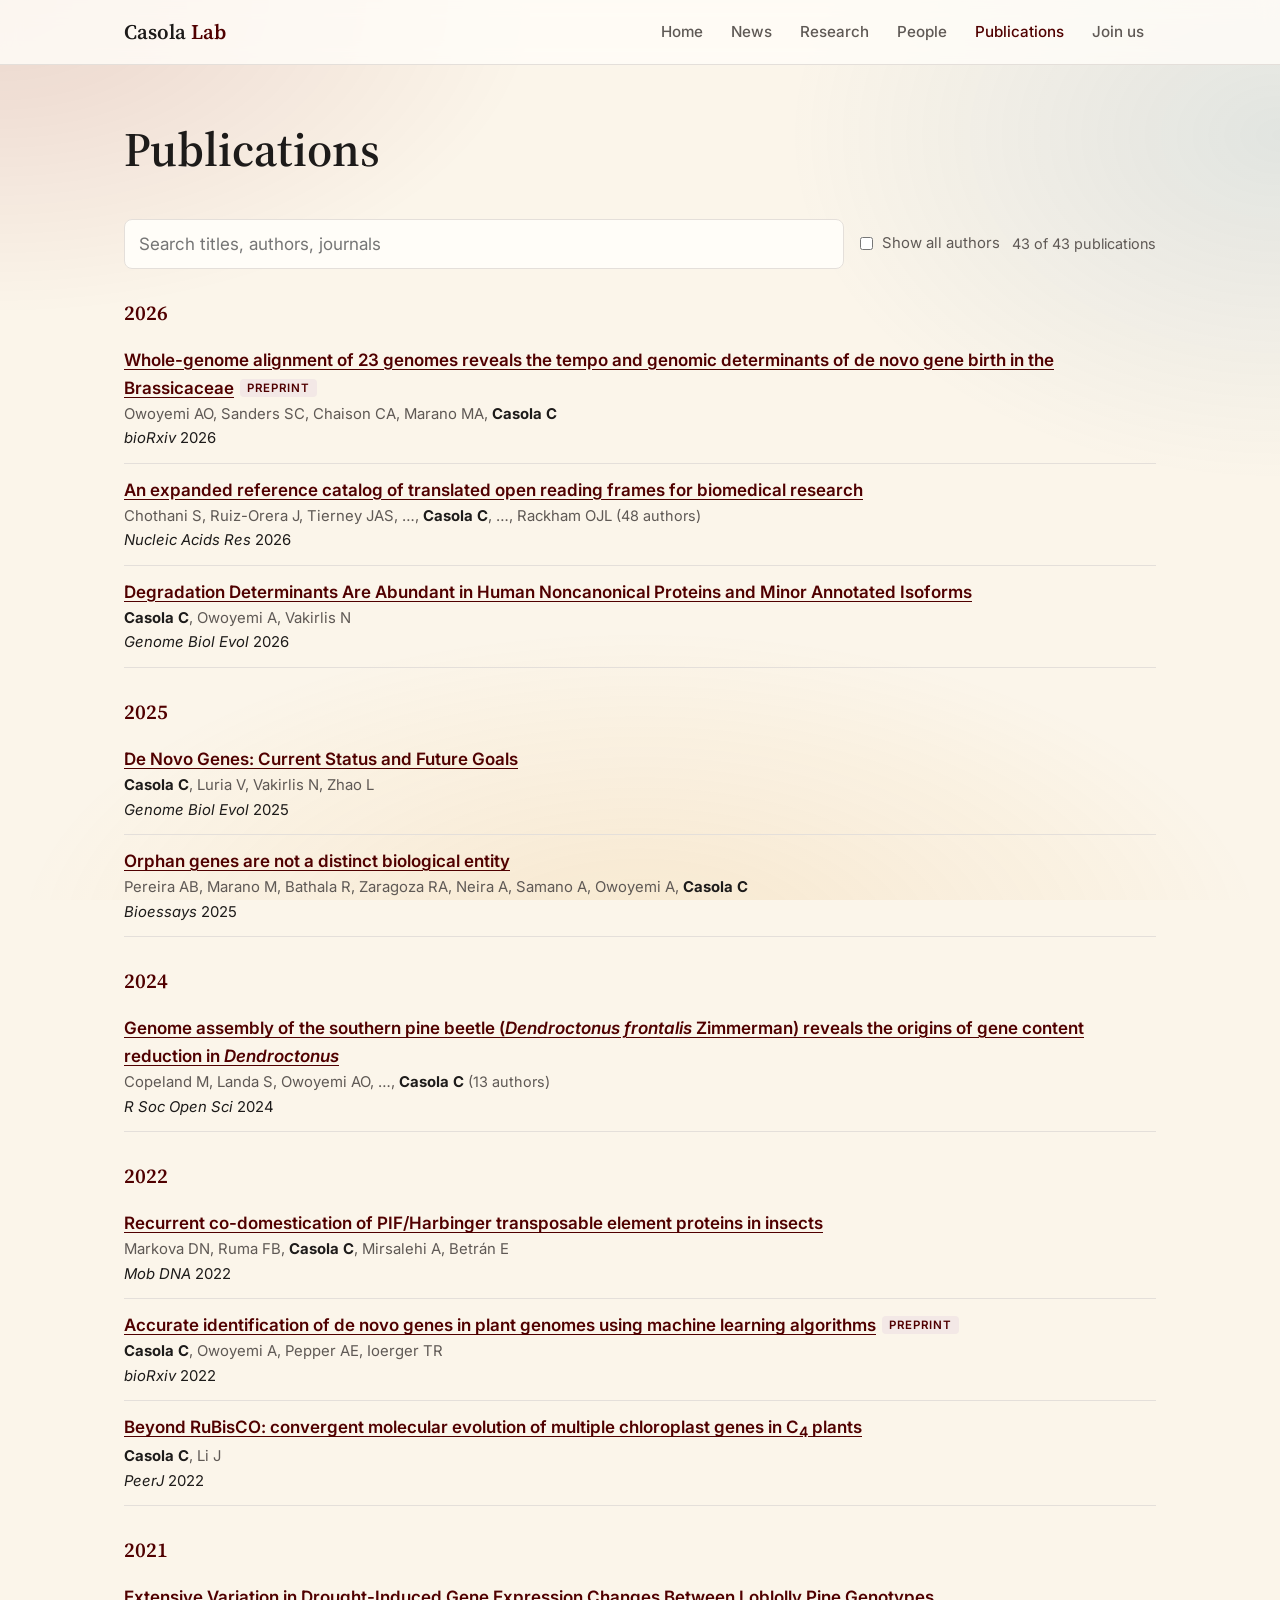
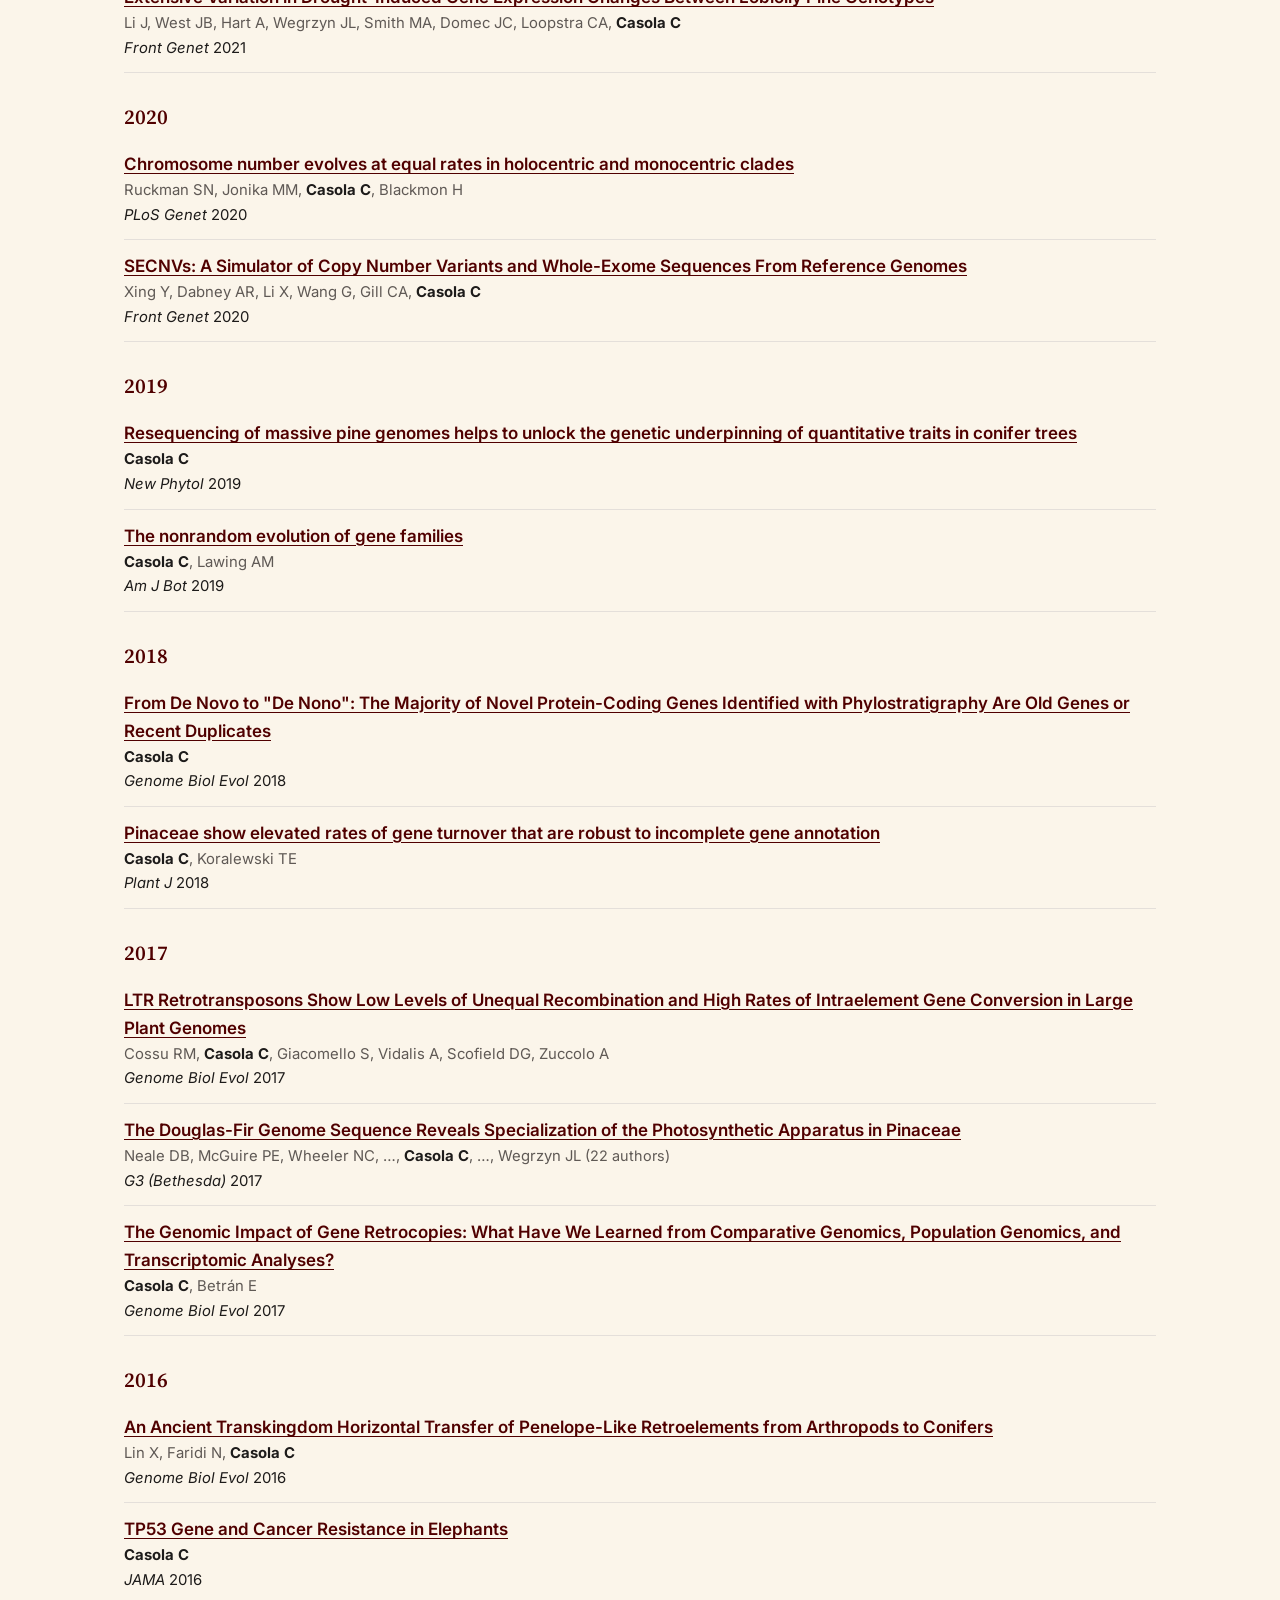
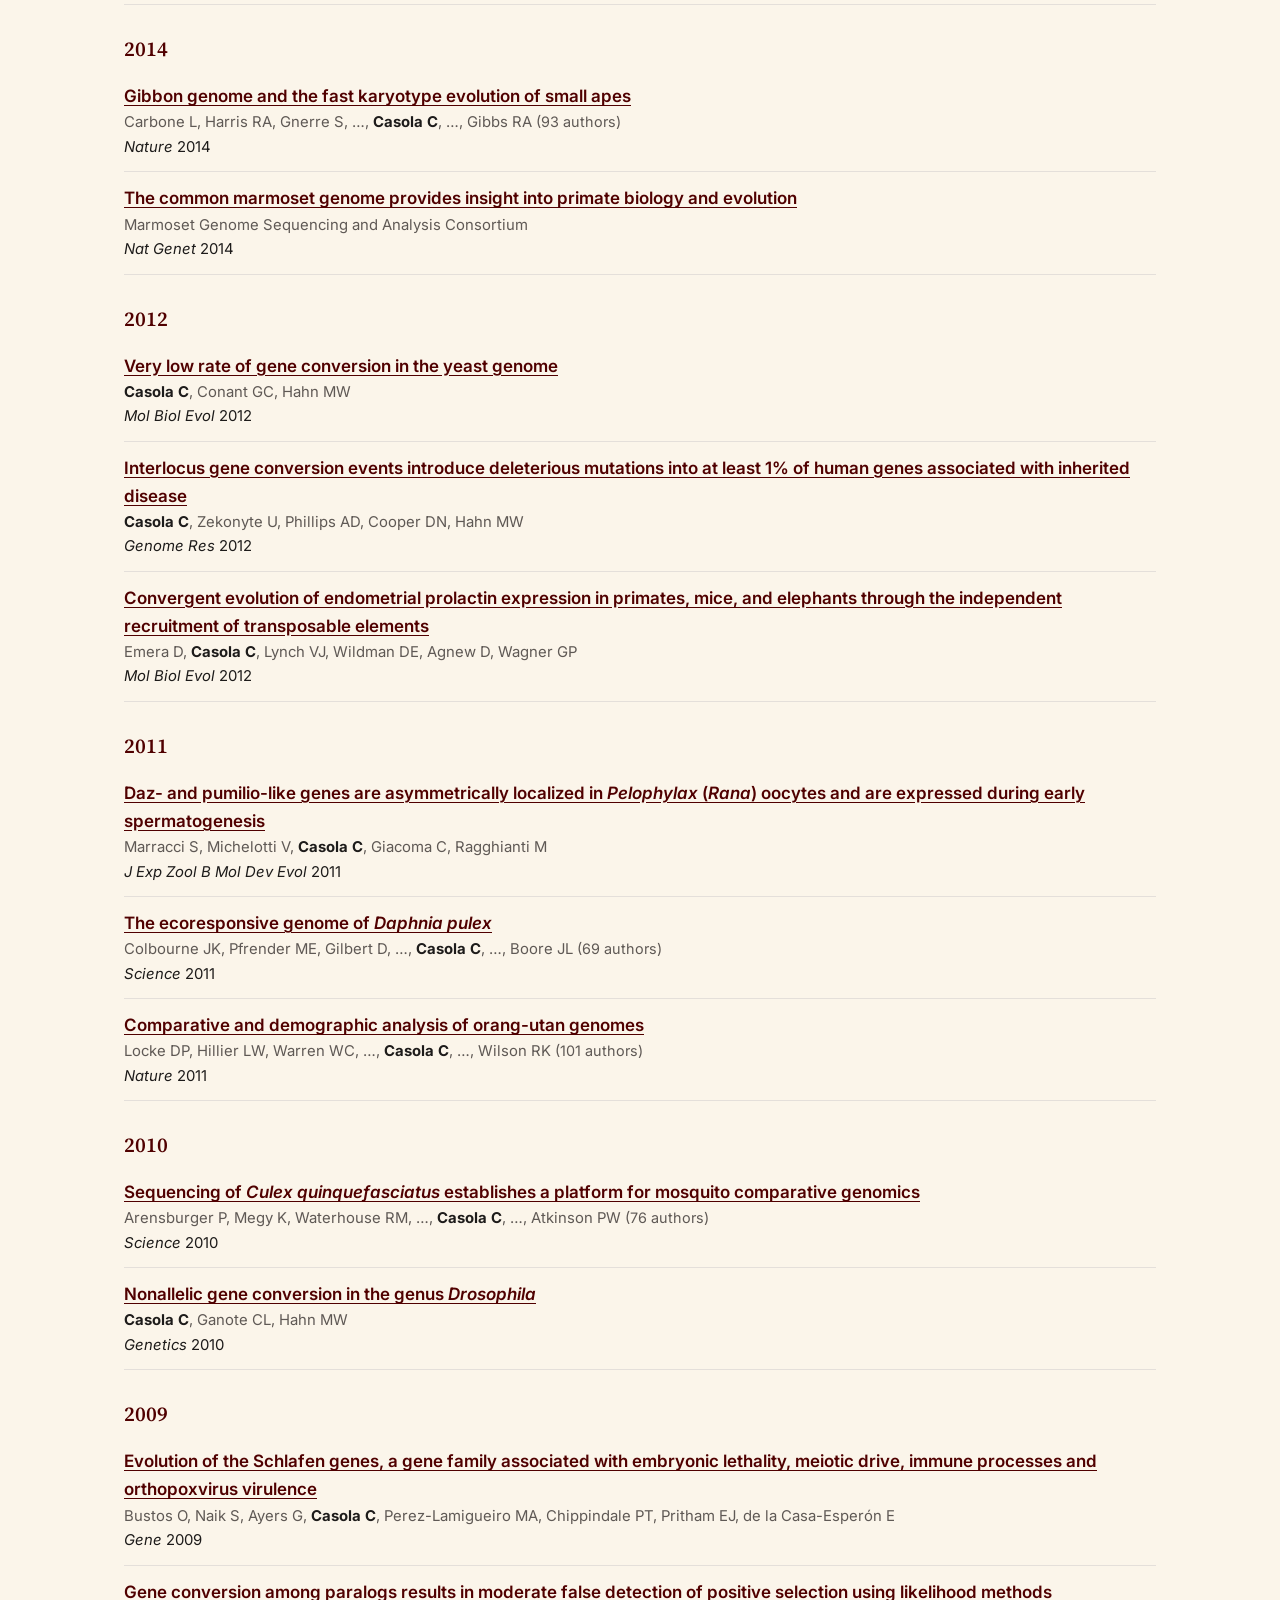
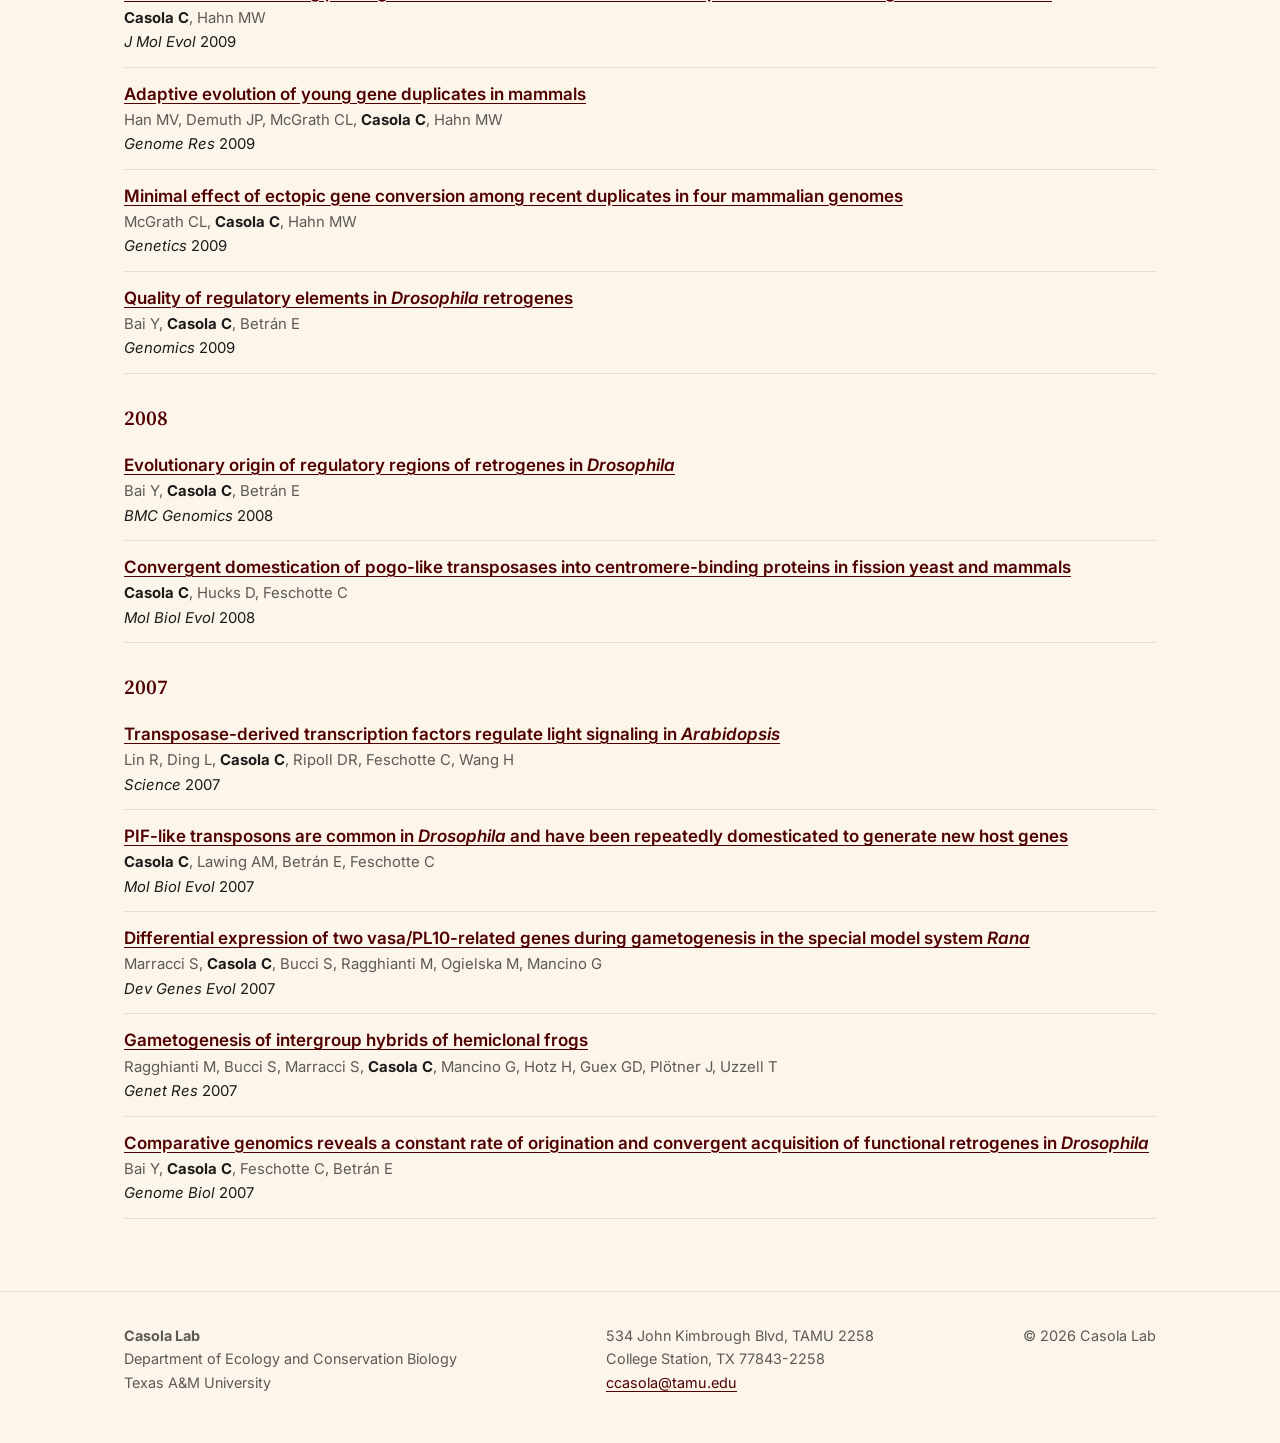
<file: publications.html>
<!doctype html>
<html lang="en">
<head>
<meta charset="utf-8">
<meta name="viewport" content="width=device-width, initial-scale=1">
<title>Publications · Casola Lab</title>
<meta name="description" content="Publications from the Casola Lab at Texas A&amp;M University.">
<link rel="preconnect" href="https://fonts.googleapis.com">
<link rel="preconnect" href="https://fonts.gstatic.com" crossorigin>
<link href="https://fonts.googleapis.com/css2?family=Inter:wght@400;500;600&family=Source+Serif+4:opsz,wght@8..60,600&display=swap" rel="stylesheet">
<link rel="stylesheet" href="assets/style.css">
</head>
<body>
<header class="site-header">
  <div class="wrap">
    <a class="brand" href="index.html">Casola <span>Lab</span></a>
    <button class="nav-toggle" aria-expanded="false" aria-controls="nav">Menu</button>
    <ul class="nav" id="nav">
      <li><a href="index.html">Home</a></li>
      <li><a href="news.html">News</a></li>
      <li><a href="research.html">Research</a></li>
      <li><a href="people.html">People</a></li>
      <li><a href="publications.html" aria-current="page">Publications</a></li>
      <li><a href="join.html">Join us</a></li>
    </ul>
  </div>
</header>
<main class="wrap">
  <header class="page-head">
    <h1>Publications</h1>
  </header>
  <div class="pub-tools">
    <input type="search" id="pub-search" placeholder="Search titles, authors, journals" aria-label="Search publications">
    <label><input type="checkbox" id="pub-full"> Show all authors</label>
    <span class="pub-count" id="pub-count"></span>
  </div>
  <div id="pub-list"></div>
</main>
<footer class="site-footer">
  <div class="wrap">
    <p><strong>Casola Lab</strong><br>Department of Ecology and Conservation Biology<br>Texas A&amp;M University</p>
    <p>534 John Kimbrough Blvd, TAMU 2258<br>College Station, TX 77843-2258<br><a href="mailto:ccasola@tamu.edu">ccasola@tamu.edu</a></p>
    <p>&copy; <span data-year></span> Casola Lab</p>
  </div>
</footer>
<script src="data/publications.js"></script>
<script src="assets/site.js"></script>
</body>
</html>
</file>
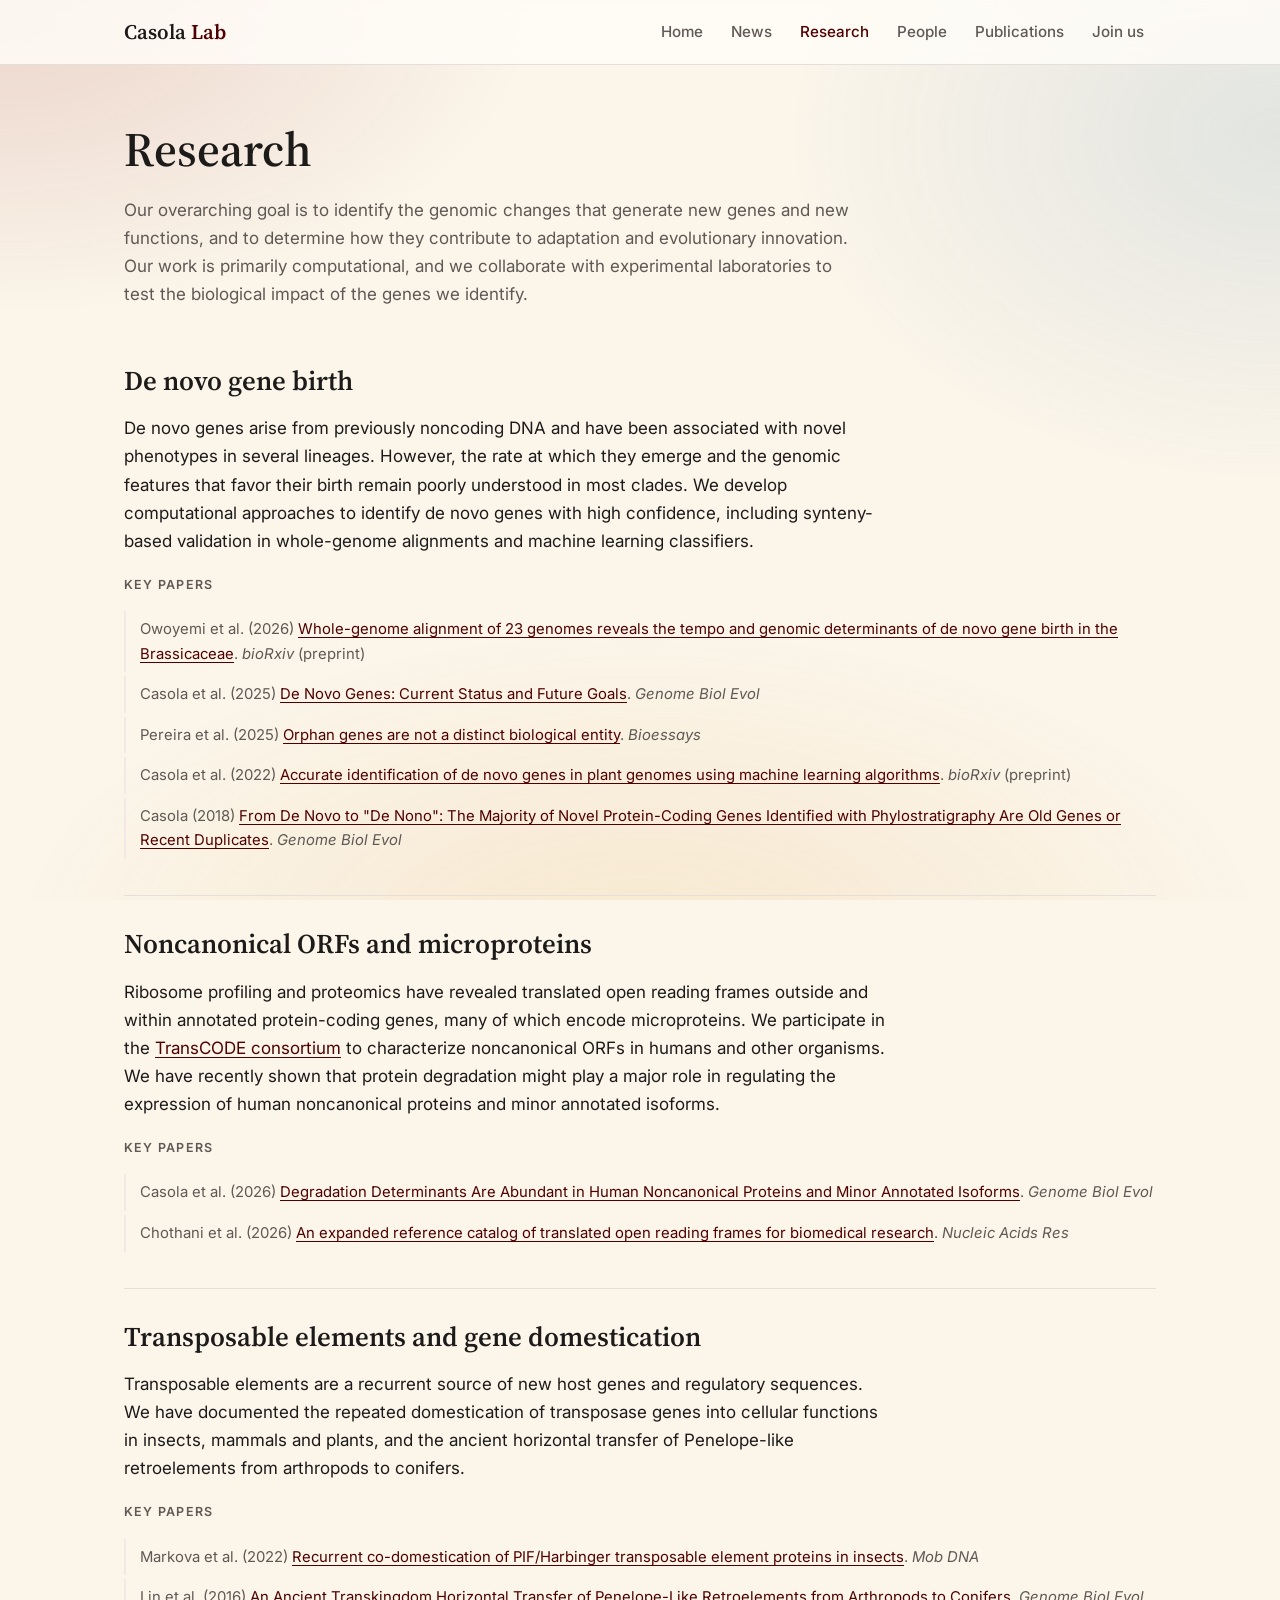
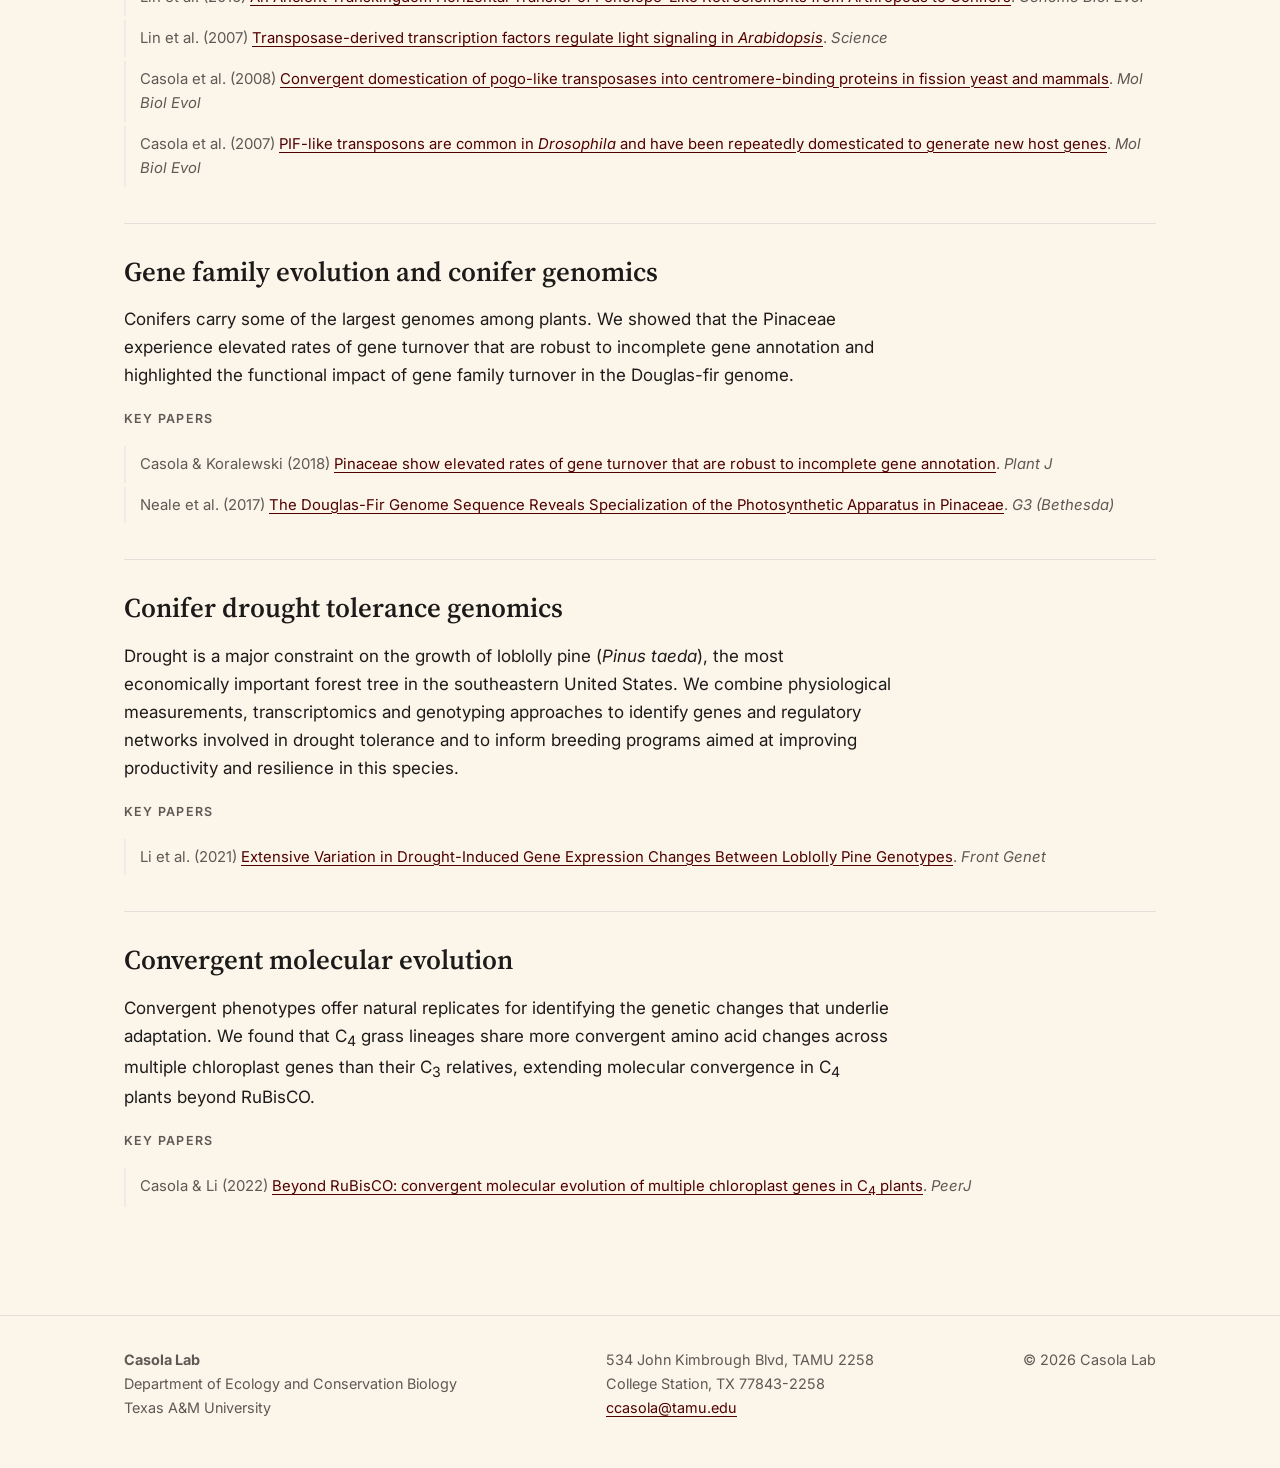
<file: research.html>
<!doctype html>
<html lang="en">
<head>
<meta charset="utf-8">
<meta name="viewport" content="width=device-width, initial-scale=1">
<title>Research · Casola Lab</title>
<meta name="description" content="Research in the Casola Lab on de novo genes, noncanonical ORFs, transposable elements and genome evolution.">
<link rel="preconnect" href="https://fonts.googleapis.com">
<link rel="preconnect" href="https://fonts.gstatic.com" crossorigin>
<link href="https://fonts.googleapis.com/css2?family=Inter:wght@400;500;600&family=Source+Serif+4:opsz,wght@8..60,600&display=swap" rel="stylesheet">
<link rel="stylesheet" href="assets/style.css">
</head>
<body>
<header class="site-header">
  <div class="wrap">
    <a class="brand" href="index.html">Casola <span>Lab</span></a>
    <button class="nav-toggle" aria-expanded="false" aria-controls="nav">Menu</button>
    <ul class="nav" id="nav">
      <li><a href="index.html">Home</a></li>
      <li><a href="news.html">News</a></li>
      <li><a href="research.html" aria-current="page">Research</a></li>
      <li><a href="people.html">People</a></li>
      <li><a href="publications.html">Publications</a></li>
      <li><a href="join.html">Join us</a></li>
    </ul>
  </div>
</header>
<main class="wrap">
  <header class="page-head">
    <h1>Research</h1>
    <p>Our overarching goal is to identify the genomic changes that generate new genes and new functions, and to determine how they contribute to adaptation and evolutionary innovation. Our work is primarily computational, and we collaborate with experimental laboratories to test the biological impact of the genes we identify.</p>
  </header>

  <section class="area" id="de-novo">
    <h2>De novo gene birth</h2>
    <p>De novo genes arise from previously noncoding DNA and have been associated with novel phenotypes in several lineages. However, the rate at which they emerge and the genomic features that favor their birth remain poorly understood in most clades. We develop computational approaches to identify de novo genes with high confidence, including synteny-based validation in whole-genome alignments and machine learning classifiers.</p>
    <p class="keypubs-label">Key papers</p>
    <ul class="keypubs" data-dois="10.64898/2026.10.13.758884 10.1093/gbe/evaf230 10.1002/bies.202400146 10.1101/2022.11.01.514720 10.1093/gbe/evy231"></ul>
  </section>

  <section class="area" id="orfs">
    <h2>Noncanonical ORFs and microproteins</h2>
    <p>Ribosome profiling and proteomics have revealed translated open reading frames outside and within annotated protein-coding genes, many of which encode microproteins. We participate in the <a href="https://transcodeconsortium.org/">TransCODE consortium</a> to characterize noncanonical ORFs in humans and other organisms. We have recently shown that protein degradation might play a major role in regulating the expression of human noncanonical proteins and minor annotated isoforms.</p>
    <p class="keypubs-label">Key papers</p>
    <ul class="keypubs" data-dois="10.1093/gbe/evag009 10.1093/nar/gkag234"></ul>
  </section>

  <section class="area" id="tes">
    <h2>Transposable elements and gene domestication</h2>
    <p>Transposable elements are a recurrent source of new host genes and regulatory sequences. We have documented the repeated domestication of transposase genes into cellular functions in insects, mammals and plants, and the ancient horizontal transfer of Penelope-like retroelements from arthropods to conifers.</p>
    <p class="keypubs-label">Key papers</p>
    <ul class="keypubs" data-dois="10.1186/s13100-022-00282-2 10.1093/gbe/evw076 10.1126/science.1146281 10.1093/molbev/msm221 10.1093/molbev/msm116"></ul>
  </section>

  <section class="area" id="genomes">
    <h2>Gene family evolution and conifer genomics</h2>
    <p>Conifers carry some of the largest genomes among plants. We showed that the Pinaceae experience elevated rates of gene turnover that are robust to incomplete gene annotation and highlighted the functional impact of gene family turnover in the Douglas-fir genome.</p>
    <p class="keypubs-label">Key papers</p>
    <ul class="keypubs" data-dois="10.1111/tpj.13994 10.1534/g3.117.300078"></ul>
  </section>

  <section class="area" id="drought">
    <h2>Conifer drought tolerance genomics</h2>
    <p>Drought is a major constraint on the growth of loblolly pine (<i>Pinus taeda</i>), the most economically important forest tree in the southeastern United States. We combine physiological measurements, transcriptomics and genotyping approaches to identify genes and regulatory networks involved in drought tolerance and to inform breeding programs aimed at improving productivity and resilience in this species.</p>
    <p class="keypubs-label">Key papers</p>
    <ul class="keypubs" data-dois="10.3389/fgene.2021.661440"></ul>
  </section>

  <section class="area" id="convergence">
    <h2>Convergent molecular evolution</h2>
    <p>Convergent phenotypes offer natural replicates for identifying the genetic changes that underlie adaptation. We found that C<sub>4</sub> grass lineages share more convergent amino acid changes across multiple chloroplast genes than their C<sub>3</sub> relatives, extending molecular convergence in C<sub>4</sub> plants beyond RuBisCO.</p>
    <p class="keypubs-label">Key papers</p>
    <ul class="keypubs" data-dois="10.7717/peerj.12791"></ul>
  </section>
</main>
<footer class="site-footer">
  <div class="wrap">
    <p><strong>Casola Lab</strong><br>Department of Ecology and Conservation Biology<br>Texas A&amp;M University</p>
    <p>534 John Kimbrough Blvd, TAMU 2258<br>College Station, TX 77843-2258<br><a href="mailto:ccasola@tamu.edu">ccasola@tamu.edu</a></p>
    <p>&copy; <span data-year></span> Casola Lab</p>
  </div>
</footer>
<script src="data/publications.js"></script>
<script src="assets/site.js"></script>
</body>
</html>
</file>
<file: assets/scroll.css>
:root {
  --bg: #fbf5ea;
  --surface: #fffdf8;
  --text: #1d1b1a;
  --muted: #5f5955;
  --line: #e4dccf;
  --accent: #500000;
  --accent-2: #8c1d1d;
  --accent-soft: #f3e3dc;
  --blue: #2e6f9e;
  --gold: #e08e0b;
  --stop: #c0392b;
  --gene: #b9b0a8;
  --dna: #8a817a;
  --serif: "Source Serif 4", Georgia, serif;
  --sans: "Inter", system-ui, -apple-system, "Segoe UI", sans-serif;
}
@media (prefers-color-scheme: dark) {
  :root {
    --bg: #141211;
    --surface: #1e1b1a;
    --text: #ede8e3;
    --muted: #aba39c;
    --line: #36312d;
    --accent: #e7a6a0;
    --accent-2: #f0bdb6;
    --accent-soft: #3b2523;
    --gene: #5c5550;
    --dna: #8a817a;
  }
}

* { box-sizing: border-box; }
html { scroll-behavior: smooth; -webkit-text-size-adjust: 100%; }
body { margin: 0; background: var(--bg); color: var(--text); font: 17px/1.65 var(--sans); overflow-x: hidden; }
a { color: var(--accent); text-underline-offset: 3px; }
img { max-width: 100%; }
h1, h2, h3 { font-family: var(--serif); line-height: 1.15; }
section { position: relative; padding: 0 24px; }
@media (max-width: 600px) { section { padding: 0 16px; } body { font-size: 16px; } }

/* progress + bar */
.progress { position: fixed; inset: 0 0 auto 0; height: 4px; z-index: 30; }
.progress span { display: block; height: 100%; width: 100%; transform-origin: 0 50%; transform: scaleX(0);
  background: linear-gradient(90deg, var(--accent), var(--blue), var(--gold)); }
.bar { position: fixed; top: 4px; left: 0; right: 0; z-index: 20; display: flex; align-items: center; justify-content: space-between;
  padding: 10px 24px; background: color-mix(in srgb, var(--surface) 78%, transparent);
  -webkit-backdrop-filter: blur(12px); backdrop-filter: blur(12px); border-bottom: 1px solid var(--line);
  }
.brand { display: flex; align-items: center; gap: 10px; font: 600 1.25rem var(--serif); color: var(--text); text-decoration: none; white-space: nowrap; }
.brand-logo { width: 34px; height: auto; display: block; }
.brand span { color: var(--accent); }
.bar nav { display: flex; gap: 4px; flex-wrap: wrap; justify-content: flex-end; }
.bar nav a { color: var(--muted); text-decoration: none; font-size: .92rem; font-weight: 500; padding: 6px 10px; border-radius: 999px; }
.bar nav a:hover, .bar nav a.active { color: var(--accent); background: var(--accent-soft); }
@media (max-width: 760px) {
  .bar { padding: 8px 12px; gap: 10px; }
  .bar nav { flex-wrap: nowrap; overflow-x: auto; scrollbar-width: none; }
  .bar nav::-webkit-scrollbar { display: none; }
  .bar nav a { padding: 6px 8px; font-size: .85rem; }
  .brand-logo { width: 28px; }
}

/* hero */
.hero { min-height: 100vh; display: grid; place-items: center; overflow: hidden; padding-top: 80px; padding-bottom: 80px; }
.blob { position: absolute; border-radius: 50%; filter: blur(60px); opacity: .55; pointer-events: none; will-change: transform; }
.b1 { width: 55vw; height: 55vw; left: -15vw; top: -15vw; background: radial-gradient(circle, rgba(128,0,0,.55), transparent 65%); }
.b2 { width: 50vw; height: 50vw; right: -18vw; top: 10vh; background: radial-gradient(circle, rgba(46,111,158,.5), transparent 65%); }
.b3 { width: 60vw; height: 45vw; left: 20vw; bottom: -25vw; background: radial-gradient(circle, rgba(224,142,11,.45), transparent 65%); }
@media (prefers-color-scheme: dark) { .blob { opacity: .35; } }
.hero-inner { position: relative; max-width: 1100px; width: 100%; display: grid; grid-template-columns: 1fr 260px; gap: 56px; align-items: center; }
@media (max-width: 800px) { .hero-inner { grid-template-columns: 1fr; gap: 24px; } .hero-logo { order: -1; width: 170px; } }
.eyebrow { font-size: .8rem; letter-spacing: .14em; text-transform: uppercase; color: var(--muted); font-weight: 600; margin: 0 0 1rem; }
.hero h1 { font-size: clamp(2.4rem, 6.5vw, 4.6rem); margin: 0 0 1.25rem; font-weight: 700; letter-spacing: -.01em; }
.split .w { display: inline-block; opacity: 0; transform: translateY(.6em) rotate(4deg); transition: opacity .7s ease, transform .9s cubic-bezier(.2,.8,.2,1); transition-delay: calc(var(--i) * 70ms + .15s); }
.split.in .w { opacity: 1; transform: none; }
.lede { font-size: 1.12rem; color: var(--muted); max-width: 44rem; margin: 0; }
.hero-logo { width: 100%; height: auto; border-radius: 14px; box-shadow: 0 30px 60px -30px rgba(80,0,0,.45); will-change: transform; }
.cue { position: absolute; bottom: 28px; left: 50%; width: 26px; height: 42px; margin-left: -13px; border: 2px solid var(--muted); border-radius: 14px; }
.cue span { position: absolute; left: 50%; top: 8px; width: 4px; height: 8px; margin-left: -2px; border-radius: 2px; background: var(--muted); animation: cue 1.6s infinite; }
@keyframes cue { 0% { opacity: 0; transform: translateY(0); } 40% { opacity: 1; } 100% { opacity: 0; transform: translateY(14px); } }

/* generic reveals */
.reveal { opacity: 0; transform: translateY(40px); transition: opacity .9s ease, transform 1s cubic-bezier(.2,.8,.2,1); transition-delay: var(--d, 0s); }
.reveal.in { opacity: 1; transform: none; }
.reveal-side { opacity: 0; transition: opacity .9s ease, transform 1.1s cubic-bezier(.2,.8,.2,1); }
.reveal-side:nth-of-type(odd) { transform: translateX(-80px); }
.reveal-side:nth-of-type(even) { transform: translateX(80px); }
.reveal-side.in { opacity: 1; transform: none; }

.section-title { font-size: clamp(2rem, 5vw, 3.4rem); max-width: 1100px; margin: 0 auto 1rem; }
.section-lede { max-width: 1100px; margin: 0 auto 3rem; color: var(--muted); font-size: 1.1rem; }

/* gene-birth model (plays on its own) */
.model { padding-top: 12vh; padding-bottom: 6vh; }
.model-card { max-width: 1100px; margin: 0 auto; background: var(--surface); border: 1px solid var(--line); border-radius: 18px;
  padding: 28px; box-shadow: 0 30px 80px -50px rgba(0,0,0,.35); }
.model-card h2 { font-size: clamp(1.4rem, 2.6vw, 2rem); margin: 0 0 8px; }
#gene-svg { width: 100%; height: auto; display: block; }
.caption { display: flex; align-items: center; gap: 16px; min-height: 64px; margin-top: 8px; }
.caption p { margin: 0; font-size: 1.15rem; }
.num { flex: none; width: 46px; height: 46px; border-radius: 50%; display: grid; place-items: center; font: 700 1.2rem var(--serif); color: #fff; background: var(--accent); }
@media (prefers-color-scheme: dark) { .num { color: #1e1b1a; } }
.dots { display: flex; gap: 10px; justify-content: center; margin-top: 14px; }
.dots button { width: 12px; height: 12px; padding: 0; border-radius: 50%; border: 0; background: var(--line); cursor: pointer; transition: transform .3s, background .3s; }
.dots button.on { background: var(--accent); transform: scale(1.35); }
@media (max-width: 600px) { .model-card { padding: 16px; } .caption p { font-size: 1rem; } }

/* svg parts */
#gene-svg text { font-family: var(--sans); fill: var(--muted); }
#gene-svg .bb { stroke: var(--dna); stroke-width: 4; stroke-linecap: round; }
#gene-svg .gene { fill: var(--gene); }
#gene-svg .stop line { stroke: var(--stop); stroke-width: 5; }
#gene-svg .stop text { fill: var(--stop); font-size: 13px; }
#gene-svg .sp { font-weight: 700; fill: var(--text); font-size: 17px; }
#gene-svg .rna { fill: none; stroke: var(--blue); stroke-width: 3.5; }
#gene-svg .star { fill: var(--gold); stroke: var(--surface); stroke-width: 1.5; }
#gene-svg .orf { fill: var(--accent); }
#gene-svg .bead { fill: var(--accent); stroke: var(--surface); stroke-width: 1.5; }
#gene-svg .chain { stroke: var(--accent); stroke-width: 2; fill: none; opacity: .6; }
#gene-svg .lbl-accent { fill: var(--accent); font-weight: 700; }
#gene-svg .lbl-blue { fill: var(--blue); }
#gene-svg .guide { stroke: var(--dna); stroke-dasharray: 3 5; }
#gene-svg [data-from] { opacity: 0; transition: opacity .6s ease, transform .6s cubic-bezier(.2,.8,.2,1); }
#gene-svg [data-from].on { opacity: 1; }
#gene-svg .pop { transform-box: fill-box; transform-origin: center; transform: scale(0); }
#gene-svg .pop.on { transform: scale(1); }
#gene-svg .orf { opacity: 0; transition: opacity .8s ease; }
#gene-svg .orf.on { opacity: .35; }
#gene-svg .orf.solid { opacity: 1; }
#gene-svg .draw { stroke-dasharray: 520; stroke-dashoffset: 520; transition: stroke-dashoffset 1.4s ease, opacity .3s; }
#gene-svg .draw.on { stroke-dashoffset: 0; }
#gene-svg .speciesB { transform: translateY(40px); }
#gene-svg .speciesB.on { transform: none; }

/* research */
.research { padding-top: 18vh; padding-bottom: 8vh; }
.area { max-width: 1100px; margin: 0 auto 7vh; display: grid; grid-template-columns: 160px 1fr; gap: 32px; align-items: start;
  background: var(--surface); border: 1px solid var(--line); border-radius: 18px; padding: 32px; }
.area-num { font: 700 4.5rem/1 var(--serif); background: linear-gradient(135deg, var(--accent), var(--blue)); -webkit-background-clip: text; background-clip: text; color: transparent; }
.area h3 { font-size: 1.6rem; margin: 0 0 .5rem; }
.area p { margin: 0; color: var(--muted); }
@media (max-width: 700px) { .area { grid-template-columns: 1fr; gap: 6px; padding: 22px; } .area-num { font-size: 3rem; } }

/* publications link */
.pubs-link { text-align: center; font-weight: 600; margin: 0 0 4vh; }

/* news timeline */
.news { padding-top: 10vh; padding-bottom: 10vh; }
.timeline { position: relative; max-width: 1100px; margin: 2rem auto 0; }
.spine { position: absolute; left: 50%; top: 0; bottom: 0; width: 3px; margin-left: -1.5px; background: var(--line); }
.spine span { display: block; width: 100%; height: 100%; transform-origin: 50% 0; transform: scaleY(0); background: linear-gradient(var(--accent), var(--blue), var(--gold)); }
#timeline { list-style: none; margin: 0; padding: 0; }
.t-item { position: relative; width: 50%; padding: 0 40px 56px; }
.t-item:nth-child(odd) { margin-left: 0; text-align: right; }
.t-item:nth-child(even) { margin-left: 50%; }
.t-item::before { content: ""; position: absolute; top: 8px; width: 16px; height: 16px; border-radius: 50%; background: var(--bg); border: 3px solid var(--accent);
  transform: scale(0); transition: transform .5s .2s cubic-bezier(.3,1.6,.5,1); }
.t-item:nth-child(odd)::before { right: -8px; }
.t-item:nth-child(even)::before { left: -8px; }
.t-item.in::before { transform: scale(1); }
.t-card { display: inline-block; text-align: left; background: var(--surface); border: 1px solid var(--line); border-radius: 14px; padding: 18px 20px; max-width: 480px;
  opacity: 0; transition: opacity .8s ease, transform 1s cubic-bezier(.2,.8,.2,1); }
.t-item:nth-child(odd) .t-card { transform: translateX(-60px) rotate(-2deg); }
.t-item:nth-child(even) .t-card { transform: translateX(60px) rotate(2deg); }
.t-item.in .t-card { opacity: 1; transform: none; }
.t-date { font-size: .85rem; color: var(--muted); }
.t-kicker { font-size: .72rem; letter-spacing: .08em; text-transform: uppercase; font-weight: 700; color: var(--accent); }
.t-card h3 { font: 600 1.02rem/1.4 var(--sans); margin: 4px 0; }
.t-card p { margin: 6px 0 0; color: var(--muted); font-size: .94rem; }
.t-card img { display: block; width: 100%; max-height: 260px; object-fit: contain; background: #fff; border-radius: 10px; margin-top: 12px; border: 1px solid var(--line); }
.t-card img.photo { width: 96px; height: 96px; object-fit: cover; border-radius: 50%; border: 0; }
@media (max-width: 760px) {
  .spine { left: 10px; }
  .t-item, .t-item:nth-child(even) { width: 100%; margin-left: 0; padding: 0 0 40px 36px; text-align: left; }
  .t-item:nth-child(odd)::before, .t-item:nth-child(even)::before { left: 3px; right: auto; }
  .t-item:nth-child(odd) .t-card, .t-item:nth-child(even) .t-card { transform: translateX(40px); }
}

/* people */
.people { padding-top: 10vh; padding-bottom: 6vh; }
.faces { max-width: 1100px; margin: 2rem auto 0; display: grid; grid-template-columns: repeat(auto-fill, minmax(170px, 1fr)); gap: 28px; }
.face { text-align: center; opacity: 0; transform: translateY(50px) scale(.85); transition: opacity .7s ease, transform .8s cubic-bezier(.3,1.4,.5,1); transition-delay: calc(var(--i) * 80ms); }
.face.in { opacity: 1; transform: none; }
.face .pic { width: 130px; height: 130px; margin: 0 auto 12px; border-radius: 50%; overflow: hidden; display: grid; place-items: center;
  background: linear-gradient(135deg, var(--accent-soft), color-mix(in srgb, var(--blue) 20%, var(--bg))); font: 700 2rem var(--serif); color: var(--accent);
  box-shadow: 0 0 0 4px var(--surface), 0 0 0 6px var(--line); transition: transform .4s ease; }
.face:hover .pic { transform: scale(1.06) rotate(-3deg); }
.face .pic img { width: 100%; height: 100%; object-fit: cover; }
.face h3 { font: 600 1rem var(--sans); margin: 0; }
.face p { margin: 2px 0 0; font-size: .85rem; color: var(--muted); }
.more { max-width: 1100px; margin: 2rem auto 0; text-align: center; font-weight: 600; }

/* join */
.join { padding-top: 10vh; padding-bottom: 8vh; display: grid; justify-items: center; gap: 32px; }
.join-card { max-width: 820px; background: linear-gradient(135deg, var(--accent), #2a0a0a); color: #fff; border-radius: 22px; padding: 40px; }
.join-card h2 { font-size: 2.2rem; margin: 0 0 .75rem; }
.join-card a { color: #ffd9a8; }
.affil { display: block; background: #fff; border: 1px solid var(--line); border-radius: 12px; padding: 16px 24px; }
.affil img { display: block; height: 56px; width: auto; }
.foot { text-align: center; color: var(--muted); font-size: .88rem; padding: 32px 24px 48px; border-top: 1px solid var(--line); }
.foot p { margin: 4px 0; }

@media (prefers-reduced-motion: reduce) {
  html { scroll-behavior: auto; }
  .reveal, .reveal-side, .split .w, .face, .t-card, .t-item::before { opacity: 1 !important; transform: none !important; transition: none !important; }
  .blob, .hero-logo { transform: none !important; }
  .cue span { animation: none; }
}
/* The PI photo is a 4:5 portrait; keep the face, not the shirt, in the circle. */
.face .pic img[src$="casola.jpg"] { object-position: 50% 30%; }
</file>
<file: assets/style.css>
:root {
  --bg: #fbf5ea;
  --surface: #fffdf8;
  --wash-1: rgba(128, 0, 0, .13);
  --wash-2: rgba(46, 111, 158, .12);
  --wash-3: rgba(224, 142, 11, .12);
  --header-bg: rgba(255, 253, 248, .82);
  --text: #1d1b1a;
  --muted: #5f5955;
  --line: #e4dfda;
  --accent: #500000;
  --accent-soft: #f3e8e6;
  --track: #cfc7c0;
  --serif: "Source Serif 4", Georgia, serif;
  --sans: "Inter", system-ui, -apple-system, "Segoe UI", sans-serif;
  --max: 1080px;
}
@media (prefers-color-scheme: dark) {
  :root {
    --bg: #161413;
    --surface: #1f1c1b;
    --wash-1: rgba(160, 40, 40, .22);
    --wash-2: rgba(46, 111, 158, .18);
    --wash-3: rgba(224, 142, 11, .10);
    --header-bg: rgba(31, 28, 27, .82);
    --text: #ece7e3;
    --muted: #aaa29c;
    --line: #34302d;
    --accent: #e0a3a3;
    --accent-soft: #3a2524;
    --track: #4a4440;
  }
}

* { box-sizing: border-box; }
html { -webkit-text-size-adjust: 100%; }
body {
  margin: 0;
  background: var(--bg);
  color: var(--text);
  font: 17px/1.65 var(--sans);
}
/* Color washes on a fixed layer; background-attachment: fixed stutters on iOS. */
body::before {
  content: ""; position: fixed; inset: 0; z-index: -1; pointer-events: none;
  background:
    radial-gradient(60vw 50vh at 0% 0%, var(--wash-1), transparent 70%),
    radial-gradient(55vw 55vh at 100% 15%, var(--wash-2), transparent 70%),
    radial-gradient(70vw 50vh at 50% 105%, var(--wash-3), transparent 70%);
}
a { color: var(--accent); text-underline-offset: 3px; }
a:hover { text-decoration-thickness: 2px; }
img { max-width: 100%; }
h1, h2, h3 { font-family: var(--serif); font-weight: 600; line-height: 1.2; }
h1 { font-size: clamp(2rem, 5vw, 3rem); margin: 0 0 1rem; }
h2 { font-size: 1.7rem; margin: 3rem 0 1rem; }
h3 { font-size: 1.25rem; margin: 0 0 .5rem; }
.wrap { max-width: var(--max); margin: 0 auto; padding: 0 24px; }
@media (max-width: 600px) { .wrap { padding: 0 16px; } body { font-size: 16px; } }

/* header */
.site-header {
  border-bottom: 1px solid var(--line);
  background: var(--header-bg);
  -webkit-backdrop-filter: blur(10px); backdrop-filter: blur(10px);
  position: sticky; top: 0; z-index: 10;
}
.site-header .wrap { display: flex; align-items: center; justify-content: space-between; min-height: 64px; }
.brand { font-family: var(--serif); font-size: 1.3rem; font-weight: 600; color: var(--text); text-decoration: none; }
.brand span { color: var(--accent); }
.nav { display: flex; gap: 4px; list-style: none; margin: 0; padding: 0; }
.nav a {
  display: block; padding: 8px 12px; border-radius: 6px;
  color: var(--muted); text-decoration: none; font-size: .95rem; font-weight: 500;
}
.nav a:hover { color: var(--text); background: var(--accent-soft); }
.nav a[aria-current="page"] { color: var(--accent); }
.nav-toggle { display: none; background: none; border: 1px solid var(--line); border-radius: 6px; color: var(--text); padding: 6px 10px; font: inherit; }
@media (max-width: 760px) {
  .nav-toggle { display: block; }
  .nav { display: none; position: absolute; top: 64px; left: 0; right: 0; flex-direction: column; background: var(--surface); border-bottom: 1px solid var(--line); padding: 8px 16px 16px; }
  .nav.open { display: flex; }
}

/* hero */
.hero { padding: 72px 0 40px; }
.eyebrow { font-size: .8rem; letter-spacing: .12em; text-transform: uppercase; color: var(--muted); font-weight: 600; margin: 0 0 1rem; }
.lede { font-size: 1.2rem; color: var(--muted); max-width: 46rem; }
/* The GIF has a white background, so it sits on a white card in both themes. */
.hero-fig { margin: 40px 0 0; background: #fff; border: 1px solid var(--line); border-radius: 10px; padding: 12px; }
.hero-fig img { display: block; width: 100%; height: auto; }
.hero-fig figcaption { font-family: var(--serif); font-size: 1.25rem; font-weight: 600; color: #1d1b1a; padding: 4px 4px 8px; }

/* news */
.news { list-style: none; padding: 0; margin: 0; max-width: 48rem; }
.news-item { display: grid; grid-template-columns: 9rem 1fr; gap: 16px; padding: 18px 0; border-bottom: 1px solid var(--line); }
@media (max-width: 600px) { .news-item { grid-template-columns: 1fr; gap: 2px; } }
.news-date { color: var(--muted); font-size: .9rem; padding-top: 2px; }
.news-kicker { font-size: .75rem; letter-spacing: .08em; text-transform: uppercase; font-weight: 600; color: var(--accent); }
.news-item h3 { font-family: var(--sans); font-size: 1.02rem; margin: 2px 0 4px; }
.news-item p { margin: 0; color: var(--muted); font-size: .95rem; }

/* page header */
.page-head { padding: 56px 0 8px; }
.page-head p { color: var(--muted); max-width: 46rem; }

/* cards */
.grid { display: grid; grid-template-columns: repeat(auto-fill, minmax(290px, 1fr)); gap: 20px; }
.card {
  background: var(--surface); border: 1px solid var(--line); border-radius: 10px;
  padding: 24px; display: flex; flex-direction: column;
}
.card p { margin: 0 0 1rem; color: var(--muted); font-size: .97rem; }
.card a.more { margin-top: auto; font-weight: 500; font-size: .95rem; }

/* research sections */
.area { padding: 32px 0; border-top: 1px solid var(--line); }
.area:first-of-type { border-top: 0; }
.area h2 { margin-top: 0; }
.area > p { max-width: 48rem; }
.keypubs { list-style: none; padding: 0; margin: 1rem 0 0; font-size: .93rem; }
.keypubs li { padding: 6px 0 6px 14px; border-left: 2px solid var(--accent-soft); margin-bottom: 4px; color: var(--muted); }
.keypubs-label { font-size: .78rem; letter-spacing: .1em; text-transform: uppercase; font-weight: 600; color: var(--muted); margin-top: 1.25rem; }

/* publications */
.pub-tools { display: flex; flex-wrap: wrap; gap: 12px; align-items: center; margin: 16px 0 8px; }
.pub-tools input[type="search"] {
  flex: 1 1 260px; padding: 10px 14px; font: inherit; border-radius: 8px;
  border: 1px solid var(--line); background: var(--surface); color: var(--text);
}
.pub-tools label { font-size: .93rem; color: var(--muted); display: flex; gap: 6px; align-items: center; }
.pub-count { color: var(--muted); font-size: .9rem; }
.year { font-family: var(--serif); font-size: 1.3rem; margin: 2rem 0 .5rem; color: var(--accent); }
.pubs { list-style: none; padding: 0; margin: 0; }
.pub { padding: 12px 0; border-bottom: 1px solid var(--line); }
.pub-title { font-weight: 600; }
.pub-authors { color: var(--muted); font-size: .93rem; }
.pub-authors b { color: var(--text); }
.pub-venue { font-size: .93rem; }
.pub-venue i.journal { font-style: italic; }
.tag { font-size: .72rem; font-weight: 600; letter-spacing: .06em; text-transform: uppercase; background: var(--accent-soft); color: var(--accent); padding: 2px 7px; border-radius: 4px; margin-left: 6px; vertical-align: 2px; }

/* people */
.pi { display: grid; grid-template-columns: 200px 1fr; gap: 32px; align-items: start; }
@media (max-width: 640px) { .pi { grid-template-columns: 1fr; } }
.avatar {
  width: 100%; aspect-ratio: 1; border-radius: 10px; background: var(--accent-soft);
  display: grid; place-items: center; font-family: var(--serif); font-size: 3rem; color: var(--accent);
  max-width: 200px; object-fit: cover;
}
.person { display: flex; gap: 16px; align-items: flex-start; }
.person .avatar { width: 72px; font-size: 1.4rem; flex: none; }
.person h3 { margin-bottom: 2px; }
.role { color: var(--muted); font-size: .93rem; margin: 0; }
.alumni { columns: 2 280px; column-gap: 32px; padding: 0; list-style: none; }
.alumni li { break-inside: avoid; padding: 8px 0; border-bottom: 1px solid var(--line); font-size: .95rem; }
.alumni .role { font-size: .88rem; }

/* callout */
.callout { background: var(--accent-soft); border-radius: 10px; padding: 28px; margin: 48px 0; }
.callout h2 { margin-top: 0; }

/* footer */
.site-footer { border-top: 1px solid var(--line); margin-top: 72px; padding: 32px 0 48px; color: var(--muted); font-size: .9rem; }
.site-footer .wrap { display: flex; flex-wrap: wrap; gap: 24px; justify-content: space-between; }
.site-footer p { margin: 0; }
.alumni-names { columns: 4 150px; column-gap: 24px; padding: 0; list-style: none; font-size: .95rem; }
.alumni-names li { padding: 4px 0; }
h3.sub { margin-top: 2rem; }
.news { max-width: 60rem; }
.news-item.has-fig { grid-template-columns: 9rem 1fr 200px; }
.news-fig { margin: 0; }
.news-fig img { display: block; width: 100%; height: auto; max-height: 200px; object-fit: contain; background: #fff; border: 1px solid var(--line); border-radius: 8px; }
.news-fig figcaption { font-size: .75rem; color: var(--muted); margin-top: 4px; line-height: 1.35; }
@media (max-width: 600px) { .news-item.has-fig { grid-template-columns: 1fr; } .news-fig { max-width: 320px; } }
.news-fig.photo img { aspect-ratio: 1; object-fit: cover; max-width: 140px; border-radius: 50%; border: 0; }
.hero-top { display: grid; grid-template-columns: 1fr 200px; gap: 40px; align-items: center; }
.hero-logo { width: 100%; height: auto; border-radius: 10px; border: 1px solid var(--line); }
@media (max-width: 700px) { .hero-top { grid-template-columns: 1fr; } .hero-logo { width: 160px; order: -1; } }
/* Logos have dark text on transparent ground, so they sit on white in both themes. */
.affil { display: flex; flex-wrap: wrap; gap: 32px; align-items: center; justify-content: center; background: #fff; border: 1px solid var(--line); border-radius: 10px; padding: 20px 24px; margin: 0 0 24px; }
.affil img { display: block; height: 60px; width: auto; max-width: 100%; }
@media (max-width: 600px) { .affil img { height: 44px; } }
.avatar.portrait { aspect-ratio: 4 / 5; }
</file>
